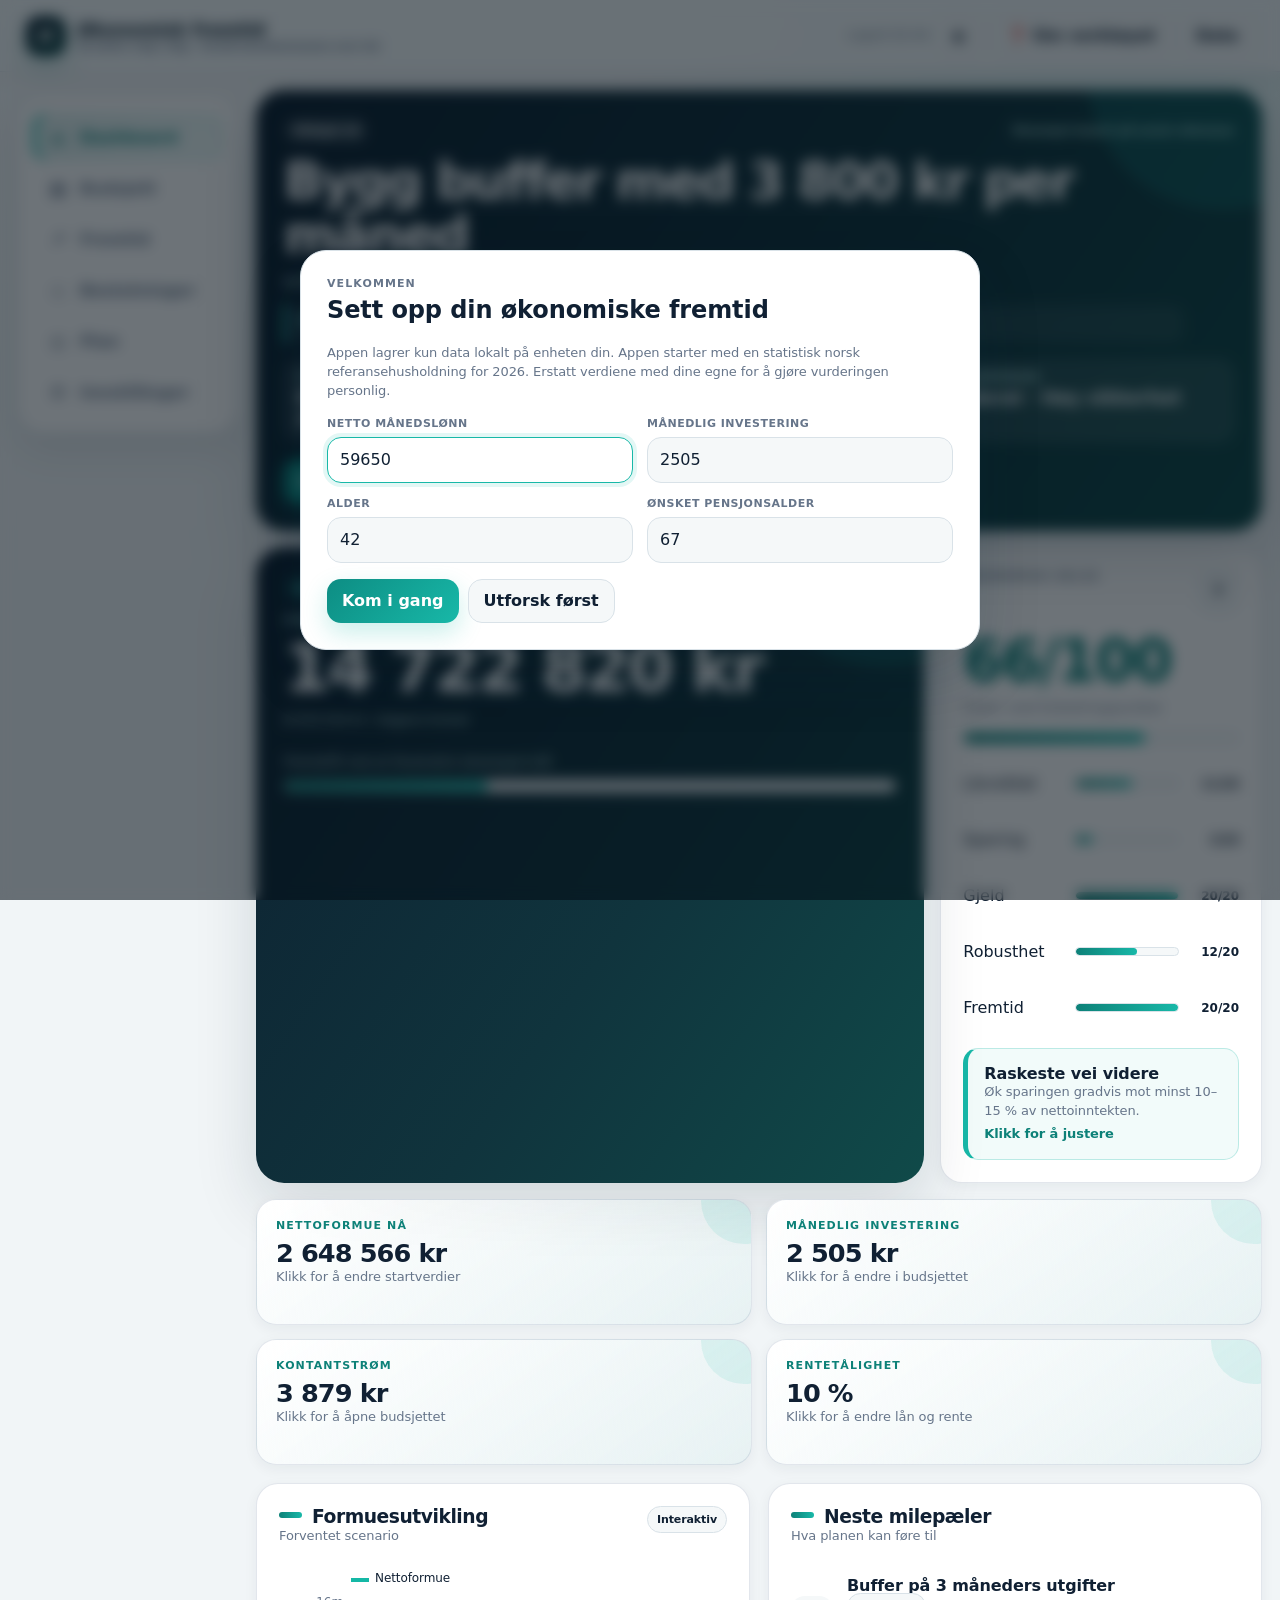
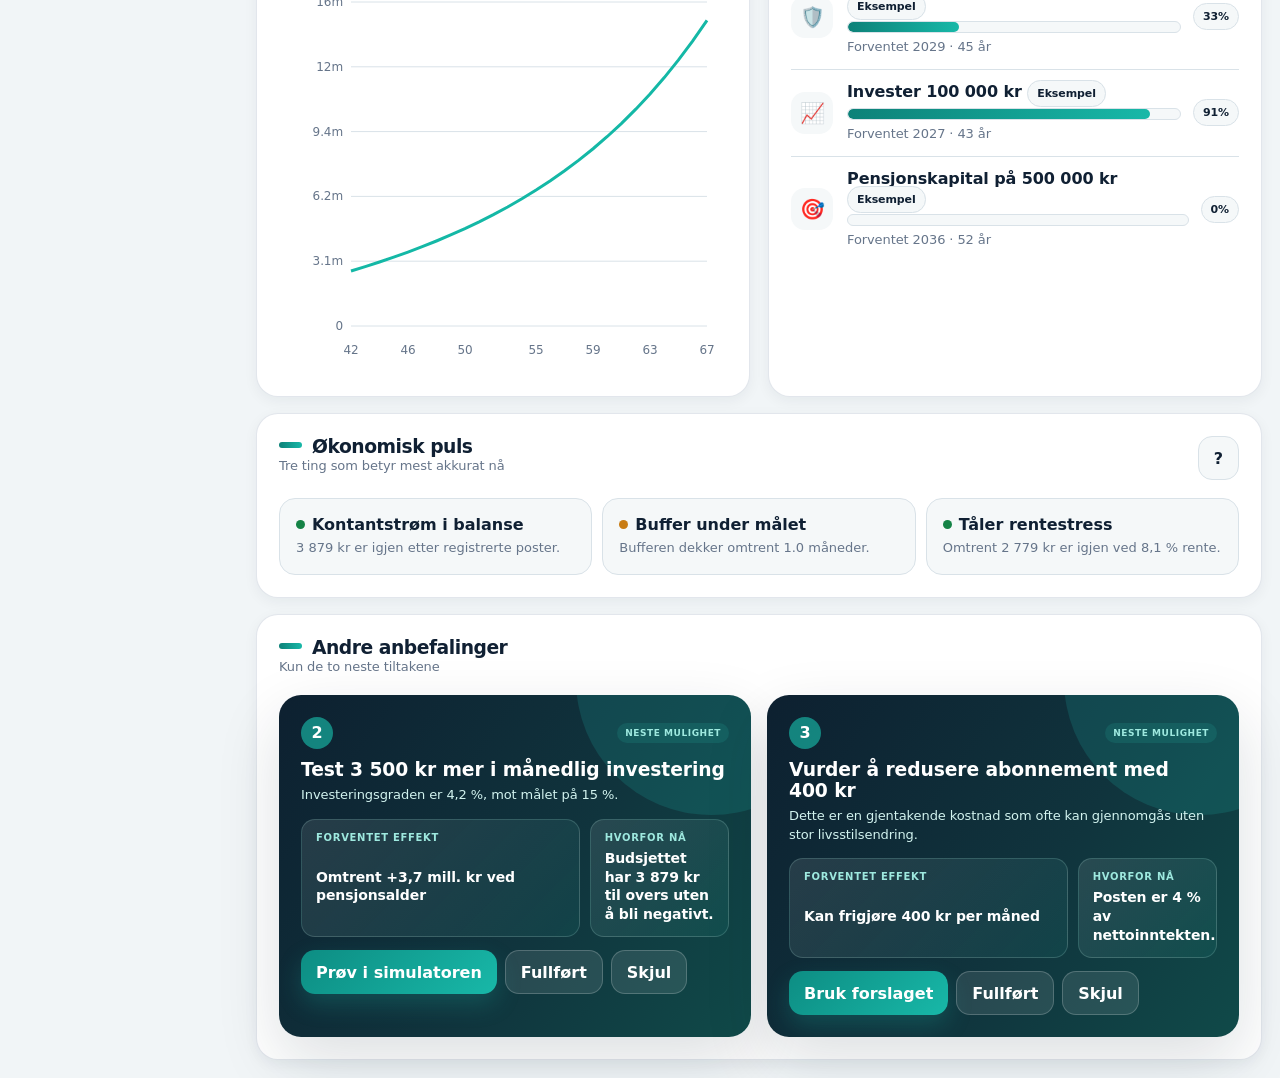
<file: index.html>
<!doctype html>
<html lang="nb">
<head>
<meta charset="utf-8">
<meta name="viewport" content="width=device-width,initial-scale=1,viewport-fit=cover">
<meta name="theme-color" content="#0d2030">
<link rel="manifest" href="manifest.webmanifest">
<link rel="icon" href="icon-192.png">
<title>Økonomisk fremtid</title>
<link rel="stylesheet" href="assets/styles.css?v=v2-launch-20260722">
<link rel="stylesheet" href="assets/design-system.css?v=v2-launch-20260722">
</head>
<body>
<div class="app">
<header class="topbar">
  <div class="brand"><div class="logo">Ø</div><div><span>Økonomisk fremtid</span><div style="font-size:11px;font-weight:650;color:var(--muted)">Ta bedre valg i dag – forstå konsekvensene over tid</div></div></div>
  <div class="top-actions">
    <span id="saveStatus" class="sub hide-mobile">Lagret lokalt</span>
    <button class="iconbtn" data-action="toggle-theme" title="Mørk/lys">◐</button>
    <button class="iconbtn app-guide-button" data-action="app-guide" title="Om verktøyet" aria-label="Om verktøyet">❓ <span class="hide-mobile">Om verktøyet</span></button>
    <button class="iconbtn hide-mobile" data-action="open-modal" data-modal-id="dataModal">Data</button>
  </div>
</header>

<div class="layout">
<aside class="sidebar">
  <button class="navitem active" data-page="dashboard"><span class="navicon">⌂</span>Dashboard</button>
  <button class="navitem" data-page="budget"><span class="navicon">▦</span>Budsjett</button>
  <button class="navitem" data-page="future"><span class="navicon">↗</span>Fremtid</button>
  <button class="navitem" data-page="decisions"><span class="navicon">◇</span>Beslutninger</button>
  <button class="navitem" data-page="goals"><span class="navicon">◎</span>Plan</button>
  <button class="navitem" data-page="settings"><span class="navicon">⚙</span>Innstillinger</button>
</aside>

<main class="main">
<div id="appNotice" class="app-notice render-error" role="status" aria-live="polite"></div>
<section id="dashboard" class="page active">

  <div class="card focus-card" id="monthlyFocusCard" style="margin-bottom:16px">
    <div class="focus-heading">
      <div id="focusTag" class="focus-tag">Viktigst nå</div>
      <div id="focusBasis" class="focus-basis">Basert på budsjettet</div>
    </div>
    <div id="focusTitle" class="focus-title">–</div>
    <div id="focusDescription" class="sub">–</div>
    <div id="focusReason" class="focus-reason"></div>
    <div id="focusImpact" class="focus-impact"></div>
    <div class="focus-actions">
      <button id="focusTryButton" class="primary" data-action="apply-recommendation">Se neste steg</button>
      <button id="focusCompleteButton" class="secondary" data-action="complete-recommendation">Marker som fullført</button>
      <button id="focusDismissButton" class="secondary" data-action="dismiss-recommendation">Ikke vis igjen nå</button>
    </div>
  </div>

  <div class="hero" id="dashboardOverview">
    <div class="card hero-card actionable" id="dashboardFutureCard" data-edit-target="future" role="button" tabindex="0" aria-label="Åpne Fremtid">
      <div class="reference-mode-badge" id="referenceModeBadge">Norsk referansehusholdning 2026</div><div class="eyebrow" style="margin-top:12px">Forventet nettoformue ved pensjon</div>
      <div id="heroFuture" class="big">–</div>
      <div id="heroReal" class="sub">– i dagens kroner</div>
      <div style="margin-top:24px">
        <div class="sub" id="heroProgressLabel">Fremdrift mot ditt første valgte mål</div>
        <div class="progress" style="margin-top:8px"><span id="heroProgress" style="width:0%"></span></div>
      </div>
    </div>
    <div class="card">
      <div class="section-title">
        <div><div class="eyebrow">Økonomisk helse</div></div>
        <button class="iconbtn" data-action="health-info" title="Hvordan beregnes dette?" aria-label="Hvordan beregnes økonomisk helse?">?</button>
      </div>
      <div id="healthScore" class="big" style="color:var(--brand)">–</div>
      <div id="healthText" class="sub">–</div>
      <div class="progress" style="margin-top:14px"><span id="healthProgress"></span></div>
      <div id="healthBreakdown" class="health-breakdown"></div>
      <div id="topAdvice" class="health-explain"></div>
    </div>
  </div>

  <div class="kpis">
    <div class="kpi actionable" data-edit-target="networth" role="button" tabindex="0"><div class="eyebrow">Nettoformue nå</div><div id="kpiNetWorth" class="value">–</div><div class="sub">Klikk for å endre startverdier</div></div>
    <div class="kpi actionable" data-edit-target="investment" role="button" tabindex="0"><div class="eyebrow">Månedlig investering</div><div id="kpiInvestment" class="value">–</div><div class="sub">Klikk for å endre i budsjettet</div></div>
    <div class="kpi actionable" data-edit-target="budget" role="button" tabindex="0"><div class="eyebrow">Kontantstrøm</div><div id="kpiCashflow" class="value">–</div><div class="sub">Klikk for å åpne budsjettet</div></div>
    <div class="kpi actionable" data-edit-target="mortgage" role="button" tabindex="0"><div class="eyebrow">Rentetålighet</div><div id="kpiRateTolerance" class="value">–</div><div class="sub">Klikk for å endre lån og rente</div></div>
  </div>

  <div class="grid2">
    <div class="card actionable" data-edit-target="future" role="button" tabindex="0">
      <div class="section-title"><div><h3>Formuesutvikling</h3><div class="sub">Forventet scenario</div></div><span class="badge">Interaktiv</span></div>
      <div class="chartbox"><canvas id="dashboardChart"></canvas></div>
    </div>
    <div class="card actionable" data-edit-target="goals" role="button" tabindex="0">
      <div class="section-title"><div><h3>Neste milepæler</h3><div class="sub">Hva planen kan føre til</div></div></div>
      <div id="milestones"></div>
    </div>
  </div>

  <div class="card" style="margin-top:16px" id="economicPulseCard">
    <div class="section-title"><div><h3>Økonomisk puls</h3><div class="sub">Tre ting som betyr mest akkurat nå</div></div><button class="iconbtn" data-action="pulse-info" aria-label="Om økonomisk puls">?</button></div>
    <div id="economicPulse" class="pulse-grid"></div>
  </div>
  <div class="card" style="margin-top:16px">
    <div class="section-title"><div><h3>Andre anbefalinger</h3><div class="sub">Kun de to neste tiltakene</div></div></div>
    <div id="secondaryRecommendations" class="recommendations-grid"></div>
  </div>
</section>

<section id="budget" class="page">
  <div class="section-title"><div><h2>Budsjett og regnskap</h2><div class="sub">Planlegg pengene – og se hvordan måneden faktisk gikk</div></div><button id="newBudgetRowButton" class="secondary" data-action="add-budget-row">+ Ny post</button></div>
  <div class="budget-mode-switch" role="tablist" aria-label="Velg budsjett eller regnskap">
    <button id="budgetModePlan" role="tab" aria-selected="true" data-action="budget-mode" data-mode="budget">Budsjett</button>
    <button id="budgetModeAccounting" role="tab" aria-selected="false" data-action="budget-mode" data-mode="accounting">Regnskap</button>
  </div>
  <div id="budgetPlanView">
  <div class="kpis">
    <div class="kpi"><div class="eyebrow">Netto inntekt</div><div id="bIncome" class="value">–</div></div>
    <div class="kpi"><div class="eyebrow">Utgifter</div><div id="bExpenses" class="value">–</div></div>
    <div class="kpi"><div class="eyebrow">Investering</div><div id="bInvestment" class="value">–</div></div>
    <div class="kpi"><div class="eyebrow">Til overs</div><div id="bRemaining" class="value">–</div></div>
  </div>


  <div class="grid2">
    <div class="card" id="budgetAllocationCard">
      <div class="section-title"><div><h3>Fordeling</h3><div class="sub">Faste, variable, årlige avsetninger og investering</div></div></div>
      <div class="budget-allocation">
        <div class="allocation-summary">
          <div>
            <div class="eyebrow">Disponert av nettoinntekt</div>
            <strong id="budgetAllocatedPct" class="allocation-value">–</strong>
          </div>
          <div class="allocation-balance">
            <span>Til overs</span>
            <strong id="budgetAllocationRemaining">–</strong>
          </div>
        </div>
        <div id="budgetAllocationBar" class="allocation-bar" role="img" aria-label="Fordeling av nettoinntekt"></div>
        <div id="budgetLegend" class="allocation-list"></div>
      </div>
    </div>
    <div class="card">
      <div class="section-title"><div><h3>Økonomisk profil</h3><div class="sub">Gjør innsiktene mer relevante</div></div></div>
      <div class="form-grid">
        <div class="field"><label>Netto månedslønn</label><input id="netIncome" type="number"></div>
        <div class="field"><label>Disponibel buffer</label><input id="buffer" type="number"></div>
        <div class="field"><label>Har bil</label><select id="hasCar"><option value="yes">Ja</option><option value="no">Nei</option></select></div>
        <div class="field"><label>Eier bolig</label><select id="ownsHome"><option value="yes">Ja</option><option value="no">Nei</option></select></div>
      </div>
    </div>
  </div>
  <div class="card" style="margin-top:16px" id="budgetEntriesCard">
      <div class="reference-banner">
        <strong>Startpunkt: norsk referansehusholdning 2026</strong>
        <div class="sub">Budsjettet summerer til SSBs gjennomsnittlige husholdningsforbruk fra 2022, prisjustert til juni 2026. Brede varegrupper er fordelt på praktiske underposter i appens modell. Når du endrer et beløp, vises avviket mot dette startpunktet direkte ved posten.</div>
      </div>
    <div class="section-title"><div><h3>Budsjettposter</h3><div class="sub">Feltene oppdateres uten at tabellen hopper eller mister fokus</div></div><button class="secondary" data-action="add-recommended-rows">Kontrollerer anbefalte poster …</button></div>
    <div class="tablewrap">
      <table><thead><tr><th>Kategori</th><th>Beløp</th><th>%</th><th>Type</th><th></th></tr></thead><tbody id="budgetBody"></tbody><tfoot><tr><th>Sum</th><th id="budgetSum">–</th><th id="budgetPct">–</th><th colspan="2"></th></tr></tfoot></table>
    </div>
  </div>
  <div class="grid2" style="margin-top:16px">
    <div class="card">
      <div class="section-title"><div><h3>Årlige kostnader</h3><div class="sub">Omregnes til månedlig belastning</div></div></div>
      <div class="form-grid">
        <div class="field"><label>Ferie og reise / år</label><input id="annualTravel" type="number"></div>
        <div class="field"><label>Gaver og høytider / år</label><input id="annualGifts" type="number"></div>
        <div class="field"><label>Helse og tannlege / år</label><input id="annualHealth" type="number"></div>
        <div class="field"><label>Bolig/bil vedlikehold / år</label><input id="annualMaintenance" type="number"></div>
      </div>
      <div id="annualMonthly" style="margin-top:14px;font-weight:850"></div>
    </div>
    <div class="card">
      <div class="section-title"><div><h3>Personlige innsikter</h3><div class="sub">Oppdateres automatisk</div></div></div>
      <div id="budgetInsights" class="insights"></div>
    </div>
  </div>

  <div id="budgetComparisonArea">
    <div id="budgetComparisonLock" class="card" style="margin-top:16px">
      <div class="budget-lock">
        <div class="budget-lock-icon">▦</div>
        <h3>Lag budsjettet først</h3>
        <div class="sub">Registrer nettoinntekt og de viktigste budsjettpostene. Sammenligningene åpnes når budsjettet har nok informasjon til å være meningsfulle.</div>
        <button class="primary" style="margin-top:14px" data-action="focus-budget-setup">Gå til budsjettpostene</button>
      </div>
    </div>
    <div id="budgetComparisonContent" style="display:none">

  <div class="card" style="margin-top:16px" id="budgetCompareCard">
    <div class="section-title">
      <div><h3>Sammenlign budsjett</h3><div class="sub">Sammenlign dagens budsjett med et målbudsjett eller en tidligere versjon</div></div>
      <div class="compare-toolbar"><select id="compareSource" class="chipbtn" aria-label="Budsjett å sammenligne med"><option value="target">Målbudsjett</option></select><button class="secondary" data-action="save-target-budget">Bruk dagens som mål</button><button class="secondary" data-action="save-budget-snapshot">Lagre dagens budsjett</button></div>
    </div>
    <div id="compareSummary" class="compare-grid"></div><div id="compareRows" class="compare-table"></div>
  </div>
    </div>
  </div>
  </div>

  <div id="accountingView" style="display:none">
    <div class="accounting-hero">
      <div>
        <div class="focus-tag">Faktisk mot planlagt</div>
        <h3 id="accountingMonthTitle">Regnskap</h3>
        <div class="sub">Før inn de faktiske beløpene. Avvik og treffsikkerhet beregnes automatisk.</div>
      </div>
      <div class="accounting-toolbar">
        <div class="field month-picker-field">
          <label id="accountingMonthLabel">Måned</label>
          <div class="month-picker" role="group" aria-labelledby="accountingMonthLabel">
            <select id="accountingMonthPart" aria-label="Måned">
              <option value="01">Januar</option><option value="02">Februar</option><option value="03">Mars</option>
              <option value="04">April</option><option value="05">Mai</option><option value="06">Juni</option>
              <option value="07">Juli</option><option value="08">August</option><option value="09">September</option>
              <option value="10">Oktober</option><option value="11">November</option><option value="12">Desember</option>
            </select>
            <select id="accountingYearPart" aria-label="År"></select>
          </div>
        </div>
        <button class="secondary" data-action="copy-budget-accounting">Kopier budsjettall</button>
        <button class="secondary" data-action="clear-accounting-month">Tøm måneden</button>
      </div>
    </div>

    <div class="kpis">
      <div class="kpi"><div class="eyebrow">Budsjettert ut</div><div id="accountingBudgetTotal" class="value">–</div><div class="sub">Inkludert sparing og investering</div></div>
      <div class="kpi"><div class="eyebrow">Faktisk ut</div><div id="accountingActualTotal" class="value">–</div><div id="accountingCompletionText" class="sub">Ingen poster ført</div></div>
      <div class="kpi"><div class="eyebrow">Samlet avvik</div><div id="accountingVariance" class="value">–</div><div class="sub">Faktisk minus budsjett</div></div>
      <div class="kpi"><div class="eyebrow">Treffsikkerhet</div><div id="accountingAccuracy" class="value">–</div><div class="sub">Basert på førte poster</div></div>
    </div>

    <div class="card" id="accountingEntriesCard">
      <div class="section-title">
        <div><h3>Månedens regnskap</h3><div class="sub">Budsjettet ligger fast til venstre. Du fører faktiske beløp i kolonnen ved siden av.</div></div>
        <div class="field" style="min-width:190px"><label for="accountingIncome">Faktisk nettoinntekt</label><input id="accountingIncome" type="text" inputmode="decimal" autocomplete="off" spellcheck="false" placeholder="Ikke ført" data-accounting-income></div>
      </div>
      <div class="accounting-progress"><div class="progress"><span id="accountingProgressBar" style="width:0%"></span></div><strong id="accountingProgressLabel">0 % ført</strong></div>
      <div class="tablewrap">
        <table class="accounting-table">
          <thead><tr><th>Kategori</th><th>Budsjett</th><th>Faktisk</th><th>Avvik</th><th>Vurdering</th></tr></thead>
          <tbody id="accountingBody"></tbody>
          <tfoot><tr><th>Sum</th><th id="accountingBudgetSum">–</th><th id="accountingActualSum">–</th><th id="accountingVarianceSum">–</th><th></th></tr></tfoot>
        </table>
      </div>
    </div>

    <div class="grid2" style="margin-top:16px">
      <div class="card">
        <div class="section-title"><div><h3>Slik traff du</h3><div class="sub">Samlet vurdering av måneden</div></div></div>
        <div id="accountingAssessment" class="accounting-summary"></div>
      </div>
      <div class="card">
        <div class="section-title"><div><h3>Største avvik</h3><div class="sub">Postene som skilte seg mest fra planen</div></div></div>
        <div id="accountingLargestDeviations"></div>
      </div>
    </div>
  </div>
</section>

<section id="future" class="page">
  <div class="section-title"><div><h2>Fremtid</h2><div class="sub">Hvordan økonomien utvikler seg over livet</div></div></div>
  <div id="futureReferenceBanner" class="reference-banner"></div>
  <div id="futureAssumptions" class="assumption-strip" aria-live="polite"></div>
  <div class="card">
    <div class="section-title">
      <div><h3>Nettoformue</h3><div class="sub">Konservativt, forventet og sterkt scenario</div></div>
      <select id="futureMode" class="chipbtn" aria-label="Visning av fremtidsverdier"><option value="nominal">Nominelle kroner</option><option value="real">Dagens kroner</option><option value="components">Komponenter</option></select>
    </div>
    <div class="chartbox tall"><canvas id="futureChart"></canvas></div>
  </div>
  <div class="card" style="margin-top:16px">
    <div class="section-title"><div><h3>Tidslinje</h3><div class="sub">Planlagte milepæler</div></div></div>
    <div id="timeline" class="timeline"></div>
  </div>
  <div class="card" style="margin-top:16px" id="forecastSection">
    <div class="section-title">
      <div>
        <h3>Årlig utvikling</h3>
        <div class="sub">Detaljert utvikling i lønn, investering, pensjon og nettoformue</div>
      </div>
      <div class="forecast-toolbar">
        <select id="forecastInterval" class="chipbtn" aria-label="Intervall for årsutvikling">
          <option value="1">Hvert år</option>
          <option value="3" selected>Hvert 3. år</option>
          <option value="5">Hvert 5. år</option>
        </select>
      </div>
    </div>
    <div class="forecast-guide" aria-hidden="true">
      <span>Periode</span>
      <span>Inntekt og sparing</span>
      <span>Opparbeidet kapital</span>
      <span>Samlet verdi</span>
    </div>
    <div id="forecastBody" class="forecast-list" aria-live="polite"></div>
  </div>
</section>

<section id="decisions" class="page">
  <div id="decisionsIntroAnchor" class="section-title"><div><h2>Beslutninger</h2><div class="sub">Se konsekvensene før du endrer planen</div></div></div>

  <div class="scenario-grid">
    <div class="decision-card" id="decisionInvestmentCard">
      <h3>Endre månedlig investering</h3>
      <div class="sliderline"><input id="decisionInvestmentRange" type="range" min="0" max="30000" step="500"><input id="decisionInvestment" type="number"></div>
      <div class="sub">Endring i forventet nettoformue ved pensjon</div>
      <div id="decisionInvestmentResult" class="decision-result">–</div>
      <div id="decisionInvestmentTime" class="sub"></div>
    </div>
    <div class="decision-card">
      <h3>Engangskjøp</h3>
      <div class="field"><label>Kostnad i dag</label><input id="decisionPurchase" type="number" value="25000"></div>
      <div class="sub">Alternativ fremtidig verdi dersom beløpet investeres</div>
      <div id="decisionPurchaseResult" class="decision-result">–</div>
    </div>
    <div class="decision-card">
      <h3>Ny bolig</h3>
      <div class="field"><label>Ny boligverdi</label><input id="decisionHomeValue" type="number"></div>
      <div class="field" style="margin-top:10px"><label>Nytt boliglån</label><input id="decisionMortgage" type="number"></div>
      <div class="sub">Anslått endring i nettoformue ved pensjon</div>
      <div id="decisionHomeResult" class="decision-result">–</div>
    </div>
    <div class="decision-card">
      <h3>Rentestress</h3>
      <div class="field" style="margin-bottom:12px"><label>Test ekstra avdrag per måned</label><input id="decisionExtraPrincipal" type="number" min="0" step="500" value="0"></div>
      <div id="decisionRatePanel"></div>
      <div id="decisionPrincipalResult" class="sub" style="margin-top:10px"></div>
    </div>
  </div>
</section>



<section id="goals" class="page">
  <div class="section-title" id="goalsHeader">
    <div><h2>Plan</h2><div class="sub">Sett egne mål, se neste milepæler og få konkrete tiltak</div></div>
    <div class="small-actions">
      <button class="iconbtn" id="goalsInfoButton" data-action="goals-guide" title="Om Plan" aria-label="Om Plan">?</button>
      <button class="primary" data-action="open-goal-editor">+ Nytt mål</button>
    </div>
  </div>

  <div class="grid2">
    <div class="card" id="goalsOverview">
      <div class="section-title">
        <div><h3>Mine mål</h3><div class="sub">Målene brukes på dashboardet og i fremtidstidslinjen</div></div>
        <span id="goalCountBadge" class="badge">0 mål</span>
      </div>
      <div id="goalSuggestions" style="display:none"></div>
      <div id="goalsList" class="goal-list"></div>
    </div>

    <div class="card" id="planActionsCard">
      <div class="section-title">
        <div><h3>Viktigste tiltak</h3><div class="sub">Maksimalt tre konkrete forbedringer</div></div>
      </div>
      <div id="planActions" class="actions-list"></div>
    </div>
  </div>

  <div class="card" style="margin-top:16px" id="planMilestonesCard">
    <div class="section-title">
      <div><h3>Neste milepæler</h3><div class="sub" id="planMilestonesSubtitle">De nærmeste målene du faktisk har valgt</div></div>
    </div>
    <div id="planMilestones"></div>
  </div>
</section>


<section id="settings" class="page">
  <div id="settingsIntroAnchor" class="section-title"><div><h2>Innstillinger</h2><div class="sub">Forutsetninger, lån, scenarioer og personvern</div></div></div>

  <div class="grid2">
    <div class="card" id="settingsIncomeCard">
      <h3>Inntekt og investering</h3>
      <div class="form-grid" style="margin-top:12px">
        <div class="field"><label>Startalder</label><input id="startAge" type="number"></div>
        <div class="field"><label>Pensjonsalder</label><input id="retireAge" type="number"></div>
        <div class="field"><label>Startår</label><input id="startYear" type="number"></div>
        <div class="field"><label>Årslønn</label><input id="salary" type="number"></div>
        <div class="field"><label>Lønnsvekst %</label><input id="salaryGrowth" type="number" step=".1"></div>
        <div class="field"><label>Andel lønnsøkning til investering %</label><input id="raiseShare" type="number"></div>
        <div class="field"><label>Årlig bonusinvestering</label><input id="bonus" type="number"></div>
        <div class="field"><label>Årlig IPS</label><input id="ipsAnnual" type="number"></div>
        <div class="field"><label>OTP-sats %</label><input id="otpRate" type="number" step=".1"></div>
      </div>
    </div>
    <div class="card">
      <h3>Startkapital og bolig</h3>
      <div class="form-grid" style="margin-top:12px">
        <div class="field"><label>Ordinær portefølje</label><input id="portfolioStart" type="number"></div>
        <div class="field"><label>IPS-saldo</label><input id="ipsStart" type="number"></div>
        <div class="field"><label>Pensjonskonto</label><input id="otpStart" type="number"></div>
        <div class="field"><label>Boligverdi</label><input id="homeValue" type="number"></div>
        <div class="field"><label>Boliglån</label><input id="mortgage" type="number"></div>
        <div class="field"><label>Boligprisvekst %</label><input id="homeGrowth" type="number" step=".1"></div>
        <div class="field"><label>Årlig avdrag</label><input id="annualPrincipal" type="number"></div>
        <div class="field"><label>Ta med bolig</label><select id="includeHome"><option value="yes">Ja</option><option value="no">Nei</option></select></div>
      </div>
    </div>
    <div class="card">
      <h3>Lån og rentetålighet</h3>
      <div class="form-grid" style="margin-top:12px">
        <div class="field"><label>Boliglånsrente %</label><input id="mortgageRate" type="number" step=".1"></div>
        <div class="field"><label>Gjenværende løpetid</label><input id="loanYears" type="number"></div>
        <div class="field"><label>Lånetype</label><select id="loanType"><option value="annuity">Annuitetslån</option><option value="serial">Serielån</option><option value="interestOnly">Avdragsfritt</option></select></div>
        <div class="field"><label>Boliglånsbetaling i budsjett</label><input id="budgetMortgagePayment" type="number"></div>
      </div>
      <div id="settingsRatePanel" style="margin-top:14px"></div>
    </div>
    <div class="card">
      <h3>Avkastning og inflasjon</h3>
      <div class="form-grid" style="margin-top:12px">
        <div class="field"><label>Inflasjon %</label><input id="inflation" type="number" step=".1"></div>
        <div class="field"><label>Konservativ avkastning %</label><input id="retLow" type="number" step=".1"></div>
        <div class="field"><label>Forventet avkastning %</label><input id="retMid" type="number" step=".1"></div>
        <div class="field"><label>Sterk avkastning %</label><input id="retHigh" type="number" step=".1"></div>
        <div class="field"><label>Buffer-mål i måneders utgifter</label><input id="goalBufferMonths" type="number" step=".5"></div>
        <div class="field"><label>Investeringsmål % av netto</label><input id="goalInvestmentRate" type="number"></div>
      </div>
    </div>
  </div>
  <div class="card" style="margin-top:16px">
    <div class="section-title"><div><h3>Data og personvern</h3>
    <p class="sub"><strong>Referansegrunnlag:</strong> Standardprofilen kombinerer offisielle SSB-tall med tydelig merkede modellantakelser. Inntekt og samlet forbruk er statistiske startverdier. Praktiske budsjettunderposter, alder, buffer, pensjon, boligforløp og langsiktig avkastning er modellforutsetninger som brukeren bør tilpasse.</p>
    <details style="margin:12px 0"><summary style="cursor:pointer;font-weight:850">Se tallene bak norsk referanseprofil</summary><div class="sub" style="margin-top:10px;line-height:1.65">Median husholdningsinntekt etter skatt: 676 100 kr i 2024, prisjustert til 59 650 kr per måned i juni 2026. Samlet husholdningsforbruk: 554 585 kr i 2022, prisjustert til 53 266 kr per måned i juni 2026. Gjennomsnittlig husholdningsstørrelse var 2,1 personer i 2025, men appen skalerer ikke automatisk etter husholdningstype. Primærbolig på 4 576 100 kr og gjeld på 2 071 800 kr er 2024-gjennomsnitt blant husholdninger som hadde den aktuelle posten; de beskriver derfor ikke nødvendigvis samme husholdning. Boliglånsrenten var 5,08 % i mai 2026. Månedlig investering på 2 505 kr bruker nettofinansinvestering på 4,2 % av disponibel inntekt som en enkel referanse. Fordelingen mellom budsjettunderposter, startalder 42 år, én måneds buffer, 4 % OTP, 25 års lånetid, 44 000 kr årlig avdrag, 2 % inflasjon, boligvekst og avkastningsscenarioene er modellforutsetninger – ikke SSB-gjennomsnitt eller anbefalinger.<div style="margin-top:10px"><strong>Offisielle kilder:</strong> <a href="https://www.ssb.no/inntekt-og-forbruk/forbruk/statistikk/forbruksundersokelsen/" target="_blank" rel="noreferrer">forbruk</a>, <a href="https://www.ssb.no/inntekt-og-forbruk/inntekt-og-formue/statistikk/inntekts-og-formuesstatistikk-for-husholdninger/" target="_blank" rel="noreferrer">inntekt og formue</a>, <a href="https://www.ssb.no/priser-og-prisindekser/konsumpriser/statistikk/konsumprisindeksen" target="_blank" rel="noreferrer">KPI</a>, <a href="https://www.ssb.no/bank-og-finansmarked/finansinstitusjoner-og-andre-finansielle-foretak/statistikk/renter-i-banker-og-kredittforetak/artikler/renteutvikling" target="_blank" rel="noreferrer">renter</a>, <a href="https://www.ssb.no/nasjonalregnskap-og-konjunkturer/finansregnskap/artikler/husholdningenes-finansregnskap-for-2025" target="_blank" rel="noreferrer">finansiell sparing</a>.</div></div></details>
    <div class="sub">Alt lagres lokalt på denne enheten</div></div></div>
    <div class="small-actions">
      <button class="secondary" data-action="export-data">Eksporter sikkerhetskopi</button>
      <label class="secondary" style="cursor:pointer">Importer<input id="importFile" type="file" accept=".json,application/json" hidden></label>
      <button id="recoverDataButton" class="secondary" data-action="recover-data">Gjenopprett forrige data</button>
      <button class="danger" data-action="reset-all">Tilbakestill alt</button>
    </div>
    <div id="recoveryStatus" class="sub recovery-status" role="status" aria-live="polite"></div>
  </div>
</section>
</main>
</div>

<nav class="bottom-nav">
 <button class="active" data-page="dashboard"><span>⌂</span>Hjem</button>
 <button data-page="budget"><span>▦</span>Budsjett</button>
 <button data-page="future"><span>↗</span>Fremtid</button>
 <button data-page="decisions"><span>◇</span>Valg</button>
 <button data-page="goals"><span>◎</span>Plan</button>
 <button data-page="settings"><span>⚙</span>Mer</button>
</nav>
</div>




<div id="healthModal" class="modal" role="dialog" aria-modal="true" aria-hidden="true" aria-labelledby="healthModalTitle">
  <div class="modalbox" tabindex="-1">
    <div class="eyebrow">Økonomisk helse</div>
    <h2 id="healthModalTitle" style="margin-top:6px">En forklarbar vurdering</h2>
    <p class="sub">Scoren er appens egen vurderingsmodell – ikke en offentlig eller anerkjent standard. Den bygger på likviditet, sparing, gjeld, robusthet og fremtidig retning.</p>
    <div id="healthModalBreakdown" class="health-breakdown" style="margin-top:16px"></div>
    <div class="small-actions" style="margin-top:16px"><button class="primary" data-action="close-modal" data-modal-id="healthModal">Lukk</button></div>
  </div>
</div>

<div id="pulseModal" class="modal" role="dialog" aria-modal="true" aria-hidden="true" aria-labelledby="pulseModalTitle"><div class="modalbox" tabindex="-1"><div class="eyebrow">Økonomisk puls</div><h2 id="pulseModalTitle" style="margin-top:6px">Kort, prioritert og konkret</h2><p class="sub">Pulsen viser maksimalt tre signaler: hva som går bra, hva som bør følges med på og hva som gir størst effekt nå.</p><div class="small-actions" style="margin-top:16px"><button class="primary" data-action="close-modal" data-modal-id="pulseModal">Lukk</button></div></div></div>
<div id="compareNameModal" class="modal" role="dialog" aria-modal="true" aria-hidden="true" aria-labelledby="compareNameTitle"><div class="modalbox" tabindex="-1"><h3 id="compareNameTitle">Lagre budsjettversjon</h3><div class="field"><label for="snapshotName">Navn</label><input id="snapshotName" type="text" maxlength="80" placeholder="For eksempel: Januar 2026"></div><div class="small-actions" style="margin-top:16px"><button class="primary" data-action="confirm-budget-snapshot">Lagre</button><button class="secondary" data-action="close-modal" data-modal-id="compareNameModal">Avbryt</button></div></div></div>

<div id="goalModal" class="modal" role="dialog" aria-modal="true" aria-hidden="true" aria-labelledby="goalModalTitle">
  <div class="modalbox" tabindex="-1">
    <div class="eyebrow">Målsetting</div>
    <h2 id="goalModalTitle" style="margin-top:6px">Nytt mål</h2>
    <input id="goalEditId" type="hidden">
    <div class="form-grid" style="margin-top:14px">
      <div class="field"><label for="goalName">Navn på målet</label><input id="goalName" type="text" maxlength="80" placeholder="For eksempel: Trygg buffer"></div>
      <div class="field"><label>Hva vil du måle?</label>
        <select id="goalMetric">
          <option value="buffer">Disponibel buffer</option>
          <option value="portfolio">Investeringsportefølje</option>
          <option value="pension">Pensjonskapital</option>
          <option value="netWorth">Nettoformue</option>
          <option value="mortgage">Boliglån under</option>
          <option value="monthlyInvestment">Månedlig investering</option>
          <option value="savingsRate">Sparerate av nettoinntekt</option>
          <option value="debtReduction">Nedbetaling av gjeld</option>
        </select>
      </div>
      <div class="field"><label>Målbeløp</label><input id="goalTarget" type="number" min="0" step="1000"></div>
      <div class="field"><label>Symbol</label>
        <select id="goalIcon"><option>🎯</option><option>🌱</option><option>🛡️</option><option>🏠</option><option>📈</option><option>🚀</option><option>🏆</option><option>💰</option></select>
      </div>
    </div>
    <div id="goalPreview" class="insight" style="margin-top:14px"></div>
    <div class="small-actions" style="margin-top:16px">
      <button class="primary" data-action="save-goal">Lagre mål</button>
      <button class="secondary" data-action="close-modal" data-modal-id="goalModal">Avbryt</button>
    </div>
  </div>
</div>

<div id="coachOverlay" class="coach-overlay">
  <div class="coach-dim" aria-hidden="true"></div>
  <div id="coachFocus" class="coach-focus"></div>
  <div id="coachBox" class="coach-box">
    
    <div id="coachEyebrow" class="eyebrow">Introduksjon</div>
    <h3 id="coachTitle" style="margin:5px 0 8px"></h3>
    <div id="coachText" class="sub"></div>
    <div class="coach-footer">
      <div id="coachDots" class="coach-dots"></div>
      <div class="small-actions">
        <button id="coachBack" class="secondary coach-back" data-action="guide-previous">Tilbake</button>
        <button class="secondary" data-action="guide-close">Lukk</button>
        <button id="coachNext" class="primary" data-action="guide-next">Neste</button>
      </div>
    </div>
  </div>
</div>

<div id="tooltip" class="tooltip"></div>
<div id="toast" class="toast" role="status" aria-live="polite"></div><div id="changeToast" class="change-toast" role="status" aria-live="polite"></div>

<div id="onboardingModal" class="modal" role="dialog" aria-modal="true" aria-hidden="true" aria-labelledby="onboardingTitle">
  <div class="modalbox" tabindex="-1">
    <div class="eyebrow">Velkommen</div>
    <h2 id="onboardingTitle" style="margin-top:6px">Sett opp din økonomiske fremtid</h2>
    <p class="sub">Appen lagrer kun data lokalt på enheten din. Appen starter med en statistisk norsk referansehusholdning for 2026. Erstatt verdiene med dine egne for å gjøre vurderingen personlig.</p>
    <div class="form-grid" style="margin-top:16px">
      <div class="field"><label>Netto månedslønn</label><input id="onboardIncome" type="number" value="59650" required></div>
      <div class="field"><label>Månedlig investering</label><input id="onboardInvestment" type="number" value="2505" required></div>
      <div class="field"><label>Alder</label><input id="onboardAge" type="number" value="42" required></div>
      <div class="field"><label>Ønsket pensjonsalder</label><input id="onboardRetire" type="number" value="67" required></div>
    </div>
    <div class="small-actions" style="margin-top:16px">
      <button class="primary" data-action="complete-onboarding">Kom i gang</button>
      <button class="secondary" data-action="explore-onboarding">Utforsk først</button>
    </div>
  </div>
</div>

<div id="dataModal" class="modal" role="dialog" aria-modal="true" aria-hidden="true" aria-labelledby="dataModalTitle"><div class="modalbox" tabindex="-1"><h3 id="dataModalTitle">Data og personvern</h3><p class="sub">Appen bruker ingen server. Data lagres kun i nettleseren på enheten din. Eksporter sikkerhetskopi dersom du vil flytte data til en annen enhet.</p><p><a href="privacy.html" target="_blank" rel="noopener" style="color:var(--brand);font-weight:800">Les personvernerklæringen</a></p><div id="dataModalRecoveryStatus" class="sub recovery-status" role="status" aria-live="polite"></div><div class="small-actions" style="margin-top:14px"><button class="secondary" data-action="export-data">Eksporter</button><button id="dataModalRecoverButton" class="secondary" data-action="recover-data">Gjenopprett forrige data</button><button class="danger" data-action="reset-all">Tilbakestill alle data</button><button class="primary" data-action="close-modal" data-modal-id="dataModal">Lukk</button></div></div></div>

<div id="confirmModal" class="modal" role="alertdialog" aria-modal="true" aria-hidden="true" aria-labelledby="confirmTitle" aria-describedby="confirmText">
  <div class="modalbox confirm-box" tabindex="-1">
    <div class="eyebrow">Bekreft handling</div>
    <h2 id="confirmTitle" style="margin-top:6px">Er du sikker?</h2>
    <p id="confirmText" class="sub"></p>
    <div class="small-actions" style="margin-top:18px">
      <button class="secondary" data-action="confirm-cancel">Avbryt</button>
      <button id="confirmAccept" class="danger" data-action="confirm-accept">Fortsett</button>
    </div>
  </div>
</div>

<script src="assets/quality.js?v=v2-launch-20260722" defer></script>
<script src="assets/finance.js?v=v2-launch-20260722" defer></script>
<script src="assets/recommendations.js?v=v2-launch-20260722" defer></script>
<script src="assets/app.js?v=v2-launch-20260722" defer></script>
</body>
</html>
</file>
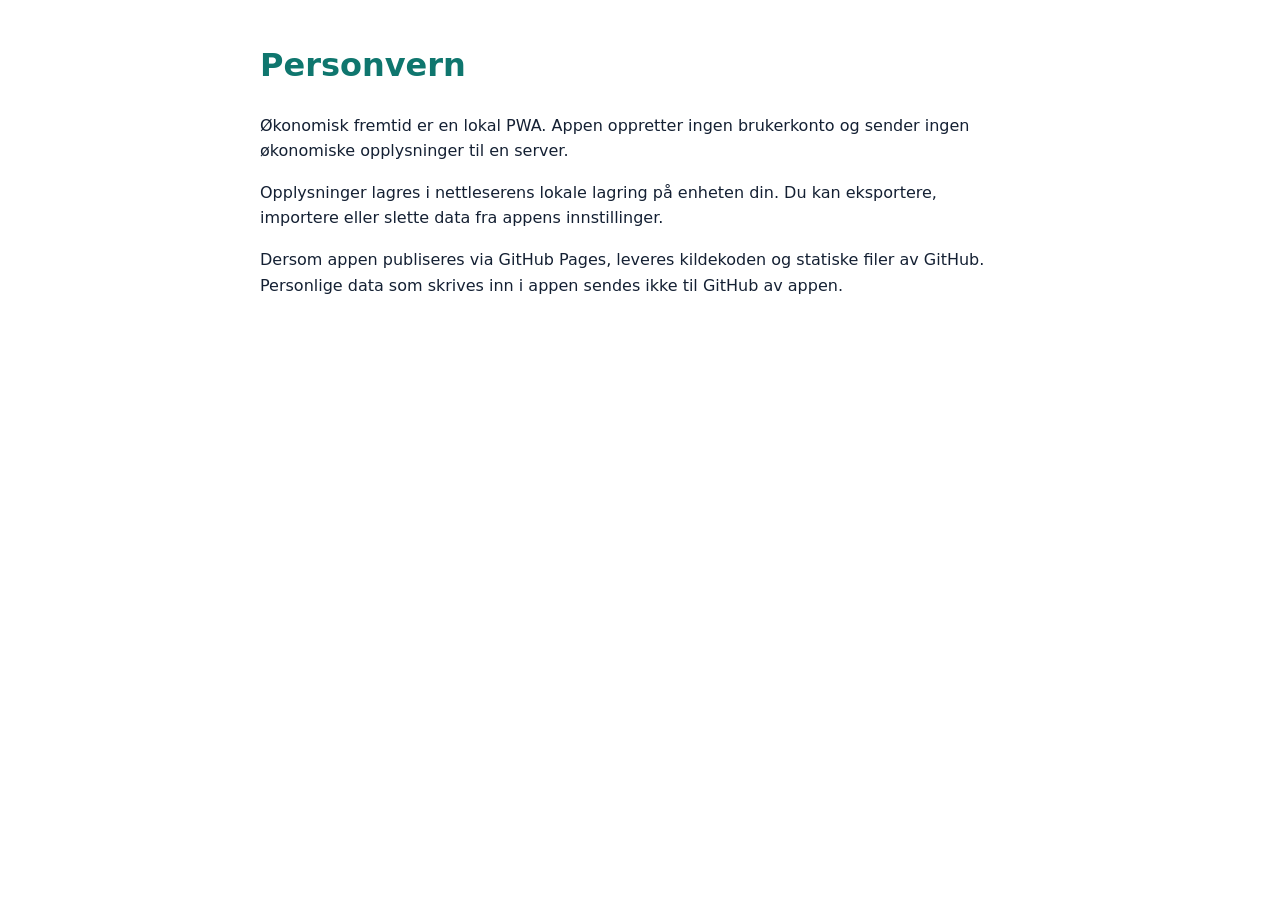
<file: privacy.html>
<!doctype html><html lang="nb"><head><meta charset="utf-8"><meta name="viewport" content="width=device-width"><title>Personvern – Økonomisk fremtid</title><style>body{font-family:system-ui;max-width:760px;margin:40px auto;padding:0 20px;line-height:1.6;color:#142033}h1{color:#0f766e}</style></head><body><h1>Personvern</h1><p>Økonomisk fremtid er en lokal PWA. Appen oppretter ingen brukerkonto og sender ingen økonomiske opplysninger til en server.</p><p>Opplysninger lagres i nettleserens lokale lagring på enheten din. Du kan eksportere, importere eller slette data fra appens innstillinger.</p><p>Dersom appen publiseres via GitHub Pages, leveres kildekoden og statiske filer av GitHub. Personlige data som skrives inn i appen sendes ikke til GitHub av appen.</p></body></html>
</file>
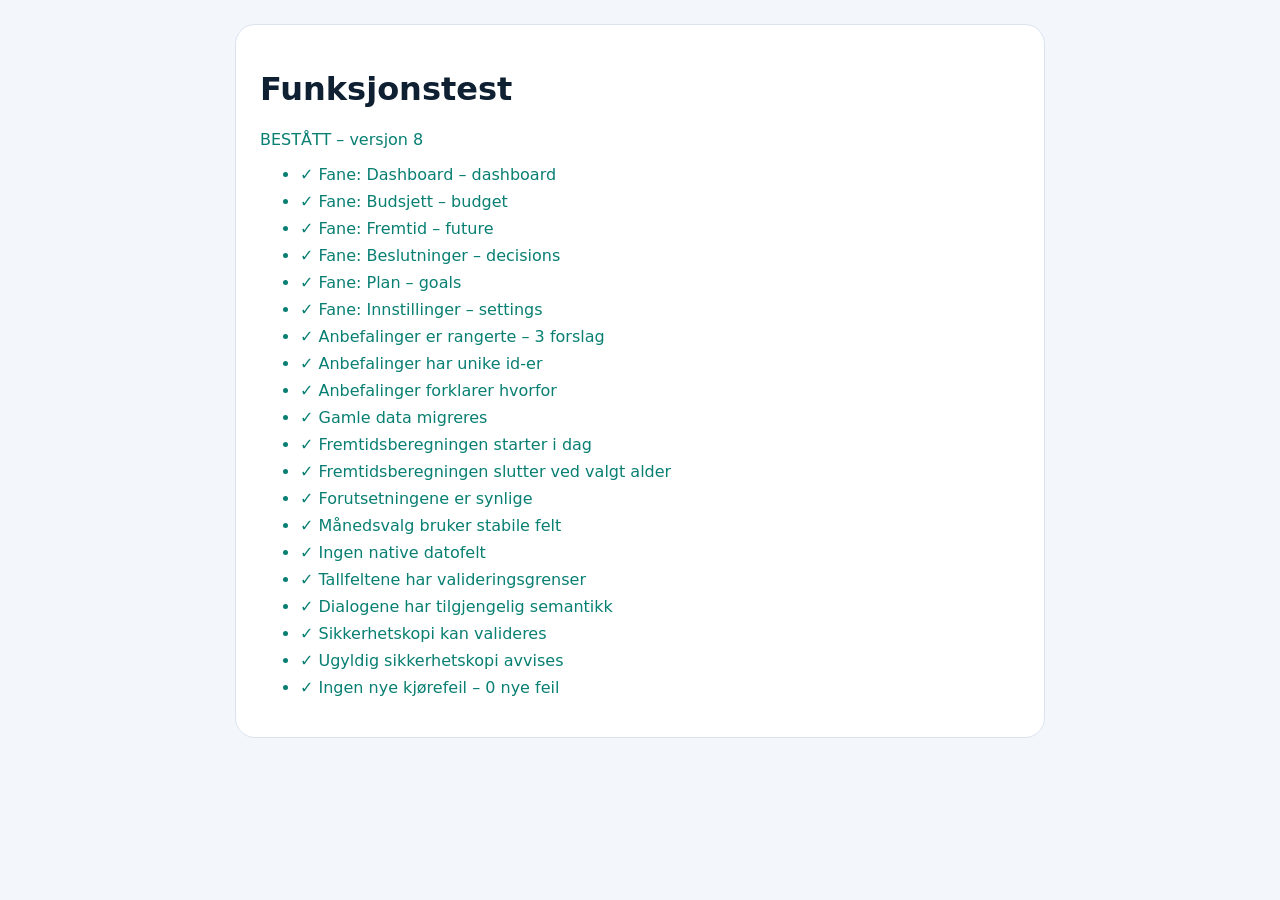
<file: tests/browser-smoke.html>
<!doctype html>
<html lang="nb">
<head>
 <meta charset="utf-8">
 <meta name="viewport" content="width=device-width,initial-scale=1">
 <title>Økonomisk fremtid – funksjonstest</title>
 <style>
  body{font-family:system-ui,sans-serif;margin:0;padding:24px;background:#f3f7fb;color:#102033}
  main{max-width:760px;margin:auto;background:#fff;border:1px solid #dbe4ee;border-radius:20px;padding:24px}
  iframe{position:absolute;width:1px;height:1px;border:0;opacity:0;pointer-events:none}
  .pass{color:#087f72}.fail{color:#b42318}li{margin:8px 0}
 </style>
</head>
<body>
 <main>
  <h1>Funksjonstest</h1>
  <p id="status">Tester faner, datamigrering og anbefalingsmotor …</p>
  <ul id="results"></ul>
 </main>
 <iframe id="app" src="../index.html?automated-smoke=1" title="Testet app"></iframe>
 <script>
  const frame=document.getElementById("app"),status=document.getElementById("status"),results=document.getElementById("results");
  frame.addEventListener("load",()=>{
   let attempts=0;
   const timer=setInterval(()=>{
    attempts++;
    const api=frame.contentWindow.__appTest;
    if(!api&&attempts<40)return;
    clearInterval(timer);
    if(!api){status.textContent="FEIL: Appens testgrensesnitt ble ikke tilgjengelig.";status.className="fail";return}
    const report=api.smoke();
    status.textContent=report.passed?`BESTÅTT – versjon ${report.version}`:`FEILET – versjon ${report.version}`;
    status.className=report.passed?"pass":"fail";
    results.innerHTML=report.checks.map(check=>`<li class="${check.passed?"pass":"fail"}">${check.passed?"✓":"✕"} ${check.name}${check.details?` – ${check.details}`:""}</li>`).join("");
    document.documentElement.dataset.testResult=report.passed?"pass":"fail";
   },100);
  });
 </script>
</body>
</html>
</file>
<file: assets/styles.css>
:root{
 --bg:#f4f7fb;--panel:#fff;--panel2:#f7f9fc;--text:#142033;--muted:#6d7888;--line:#dce3ec;
 --brand:#0f766e;--brand2:#14b8a6;--blue:#2563eb;--gold:#d97706;--red:#dc2626;--green:#15803d;
 --ink:#0d1b2c;--ink2:#103f40;--aqua:#21c7b7;--aqua-soft:#bdf8ef;
 --shadow:0 16px 42px rgba(13,27,44,.09);--radius:22px
}
body.dark{
 --bg:#0b1220;--panel:#111a2b;--panel2:#172238;--text:#edf4ff;--muted:#9cacbf;--line:#26364d;
 --shadow:0 12px 36px rgba(0,0,0,.34)
}
*{box-sizing:border-box}
html,body{margin:0;min-height:100%;font-family:Inter,ui-sans-serif,system-ui,-apple-system,Segoe UI,Roboto,Arial;color:var(--text);background:var(--bg)}
button,input,select{font:inherit}
button{cursor:pointer}
.app{min-height:100vh}
.topbar{position:sticky;top:0;z-index:30;display:flex;align-items:center;justify-content:space-between;padding:14px 22px;background:rgba(244,247,251,.86);backdrop-filter:blur(18px);border-bottom:1px solid var(--line)}
body.dark .topbar{background:rgba(11,18,32,.86)}
.brand{display:flex;align-items:center;gap:11px;font-weight:850;font-size:18px}
.logo{width:36px;height:36px;border-radius:12px;background:linear-gradient(135deg,var(--brand),var(--brand2));display:grid;place-items:center;color:#fff;font-weight:900;box-shadow:0 8px 22px rgba(20,184,166,.28)}
.top-actions{display:flex;align-items:center;gap:8px}
.iconbtn,.chipbtn,.primary,.secondary,.danger{border:0;border-radius:12px;padding:10px 13px;font-weight:750}
.iconbtn,.chipbtn,.secondary{background:var(--panel2);color:var(--text);border:1px solid var(--line)}
.primary{background:linear-gradient(135deg,var(--brand),var(--brand2));color:#fff;box-shadow:0 8px 22px rgba(20,184,166,.22)}
.danger{background:#fee2e2;color:#991b1b}
.layout{display:grid;grid-template-columns:240px minmax(0,1fr);gap:20px;padding:20px;max-width:1540px;margin:auto}
.sidebar{position:sticky;top:88px;height:fit-content;background:var(--panel);border:1px solid var(--line);border-radius:var(--radius);padding:12px;box-shadow:var(--shadow)}
.navitem{display:flex;align-items:center;gap:11px;width:100%;border:0;background:transparent;color:var(--muted);padding:12px 13px;border-radius:12px;text-align:left;font-weight:750;margin:2px 0}
.navitem.active{background:linear-gradient(135deg,rgba(15,118,110,.14),rgba(20,184,166,.08));color:var(--brand)}
.navicon{font-size:18px;width:22px;text-align:center}
.main{min-width:0}
.page{display:none}.page.active{display:block}
.hero{display:grid;grid-template-columns:1.35fr .65fr;gap:16px;margin-bottom:16px}
.card{background:var(--panel);border:1px solid var(--line);border-radius:var(--radius);padding:18px;box-shadow:var(--shadow)}
.hero-card{padding:24px;background:linear-gradient(135deg,#0f172a,#134e4a);color:#fff;overflow:hidden;position:relative}
.hero-card:after{content:"";position:absolute;width:280px;height:280px;border-radius:50%;background:rgba(45,212,191,.16);right:-90px;top:-110px}
.eyebrow{font-size:12px;font-weight:800;letter-spacing:.08em;text-transform:uppercase;color:var(--muted)}
.hero-card .eyebrow{color:#b9f4eb}
.big{font-size:clamp(32px,5vw,58px);font-weight:900;letter-spacing:-.045em;line-height:1.02;margin:8px 0}
.sub{font-size:13px;color:var(--muted)}
.hero-card .sub{color:#d8f6f1}
.kpis{display:grid;grid-template-columns:repeat(4,minmax(145px,1fr));gap:14px;margin-bottom:16px}
.kpi{background:var(--panel);border:1px solid var(--line);border-radius:16px;padding:16px;box-shadow:var(--shadow);transition:.18s transform}
.kpi:hover{transform:translateY(-2px)}
.kpi .value{font-weight:900;font-size:24px;margin-top:6px;color:var(--text)}
.grid2{display:grid;grid-template-columns:1fr 1fr;gap:16px}
.grid3{display:grid;grid-template-columns:repeat(3,1fr);gap:14px}
.section-title{display:flex;justify-content:space-between;align-items:flex-start;gap:12px;margin-bottom:14px}
.section-title h2,.section-title h3{margin:0}
.progress{height:12px;background:var(--panel2);border-radius:999px;overflow:hidden;border:1px solid var(--line)}
.progress span{display:block;height:100%;background:linear-gradient(90deg,var(--brand),var(--brand2));border-radius:999px}
.milestone{display:grid;grid-template-columns:44px 1fr auto;gap:12px;align-items:center;padding:12px 0;border-bottom:1px solid var(--line)}
.milestone:last-child{border-bottom:0}
.micon{width:42px;height:42px;border-radius:14px;display:grid;place-items:center;background:var(--panel2);font-size:20px}
canvas{width:100%;height:100%;display:block}
.chartbox{height:390px;position:relative}
.chartbox.tall{height:520px}
.tooltip{position:fixed;z-index:60;display:none;pointer-events:none;background:#0f172a;color:#fff;padding:9px 11px;border-radius:10px;font-size:12px;box-shadow:0 8px 24px rgba(0,0,0,.3)}
.form-grid{display:grid;grid-template-columns:repeat(2,1fr);gap:12px}
.field label{display:block;font-size:12px;font-weight:800;color:var(--muted);margin-bottom:5px}
.field input,.field select{width:100%;border:1px solid var(--line);background:var(--panel2);color:var(--text);border-radius:11px;padding:10px 11px}
.sliderline{display:grid;grid-template-columns:1fr 120px;gap:10px;align-items:center}
input[type=range]{accent-color:var(--brand)}
.tablewrap{overflow:auto;border:1px solid var(--line);border-radius:14px;max-height:520px}
table{border-collapse:collapse;width:100%;font-size:13px}
th,td{padding:10px 11px;border-bottom:1px solid var(--line);text-align:right;white-space:nowrap}
th:first-child,td:first-child{text-align:left}
th{position:sticky;top:0;background:var(--panel2);z-index:2}
td input,td select{width:100%;border:1px solid var(--line);background:var(--panel2);color:var(--text);border-radius:9px;padding:7px}
.row-linked{background:rgba(20,184,166,.07)}
.badge{font-size:11px;font-weight:850;border-radius:999px;padding:5px 8px;background:var(--panel2);border:1px solid var(--line)}
.good{color:var(--green)}.warn{color:var(--gold)}.bad{color:var(--red)}
.insights{display:grid;grid-template-columns:repeat(auto-fit,minmax(250px,1fr));gap:12px}
.insight{border:1px solid var(--line);border-left:5px solid var(--brand);border-radius:14px;background:linear-gradient(135deg,var(--panel),var(--panel2));padding:14px}
.insight.warn{border-left-color:var(--gold)}.insight.bad{border-left-color:var(--red)}.insight.good{border-left-color:var(--green)}
.insight strong{display:block;margin-bottom:5px}
.actions-list{display:grid;gap:10px}
.action{display:grid;grid-template-columns:38px 1fr auto;gap:11px;align-items:center;border:1px solid var(--line);border-radius:14px;padding:12px;background:var(--panel2)}
.step{width:34px;height:34px;border-radius:50%;display:grid;place-items:center;background:var(--brand);color:#fff;font-weight:900}
.scenario-grid{display:grid;grid-template-columns:repeat(2,1fr);gap:14px}
.decision-card{border:1px solid var(--line);border-radius:16px;padding:16px;background:var(--panel)}
.decision-result{font-size:28px;font-weight:900;margin-top:8px}
.timeline{display:flex;gap:12px;overflow:auto;padding-bottom:8px}
.time-card{min-width:210px;border:1px solid var(--line);border-radius:16px;padding:15px;background:var(--panel2)}
.bottom-nav{display:none}
.modal{position:fixed;inset:0;background:rgba(0,0,0,.48);z-index:80;display:none;align-items:center;justify-content:center;padding:18px}
.modal.open{display:flex}
.modalbox{width:min(680px,100%);max-height:86vh;overflow:auto;background:var(--panel);border:1px solid var(--line);border-radius:20px;padding:20px;box-shadow:var(--shadow)}
.toast{position:fixed;right:18px;bottom:18px;z-index:90;background:#0f172a;color:#fff;border-radius:12px;padding:12px 14px;display:none}
.small-actions{display:flex;gap:8px;flex-wrap:wrap}
details{border-top:1px solid var(--line);margin-top:12px;padding-top:12px}
summary{cursor:pointer;font-weight:850}
@media(max-width:1050px){
 .layout{grid-template-columns:1fr;padding:14px 14px 92px}
 .sidebar{display:none}
 .bottom-nav{position:fixed;left:10px;right:10px;bottom:10px;z-index:40;display:grid;grid-template-columns:repeat(5,1fr);background:rgba(17,24,39,.93);backdrop-filter:blur(18px);border-radius:18px;padding:7px;box-shadow:0 12px 40px rgba(0,0,0,.28)}
 .bottom-nav button{border:0;background:transparent;color:#9ca3af;border-radius:12px;padding:8px 3px;font-size:11px}
 .bottom-nav button.active{background:#1f766f;color:#fff}
 .bottom-nav span{display:block;font-size:19px;margin-bottom:2px}
 .hero{grid-template-columns:1fr}.kpis{grid-template-columns:repeat(2,1fr)}
}
@media(max-width:700px){
 .topbar{padding:11px 13px}.top-actions .hide-mobile{display:none}
 .hero-card{padding:20px}.grid2,.grid3,.form-grid,.scenario-grid{grid-template-columns:1fr}
 .kpis{grid-template-columns:1fr 1fr;gap:10px}.kpi{padding:13px}.kpi .value{font-size:20px}
 .chartbox{height:320px}.chartbox.tall{height:400px}
 .sliderline{grid-template-columns:1fr 105px}
 .action{grid-template-columns:36px 1fr}.action>div:last-child{grid-column:2}
}

.goal-list{display:grid;gap:12px}
.goal-card{display:grid;grid-template-columns:52px 1fr auto;gap:14px;align-items:center;border:1px solid var(--line);border-radius:16px;padding:15px;background:linear-gradient(135deg,var(--panel),var(--panel2))}
.goal-icon{width:48px;height:48px;border-radius:15px;display:grid;place-items:center;font-size:22px;background:rgba(20,184,166,.12)}
.goal-actions{display:flex;gap:7px;align-items:center}
.empty-state{text-align:center;padding:40px 20px;border:1px dashed var(--line);border-radius:16px;background:var(--panel2)}
.milestone-progress{margin-top:7px}.milestone-status{margin-top:5px}

.coach-overlay{position:fixed;inset:0;z-index:2147483000;display:none;pointer-events:none}
.coach-overlay.open{display:block}
.coach-dim{display:none}
.coach-focus{display:none}
.guide-highlight{
 outline:3px solid #14b8a6!important;
 outline-offset:4px!important;
 box-shadow:0 0 0 8px rgba(20,184,166,.14),0 12px 30px rgba(15,118,110,.16)!important;
 background-color:rgba(204,251,241,.24)!important;
 transition:outline-color .18s ease,box-shadow .18s ease,background-color .18s ease!important
}
body.dark .guide-highlight{
 background-color:rgba(20,184,166,.12)!important;
 box-shadow:0 0 0 8px rgba(20,184,166,.16),0 12px 30px rgba(0,0,0,.30)!important
}
.coach-box{
 position:fixed;z-index:2147483640;
 left:50%;bottom:18px;transform:translateX(-50%);
 width:min(620px,calc(100vw - 24px));
 background:var(--panel);color:var(--text);
 border:1px solid var(--line);border-radius:18px;
 padding:16px 18px;box-shadow:0 18px 48px rgba(15,23,42,.28);
 pointer-events:auto!important;
 isolation:isolate
}
.coach-arrow{display:none}
.coach-box .eyebrow{font-size:11px}
.coach-box h3{font-size:20px;line-height:1.2;margin:5px 0 6px}
.coach-box #coachText{font-size:14px;line-height:1.45}
.coach-footer{
 display:grid;grid-template-columns:1fr auto;align-items:center;
 gap:14px;margin-top:14px
}
.coach-dots{display:flex;gap:5px;min-width:76px}
.coach-dot{width:7px;height:7px;border-radius:50%;background:var(--line)}
.coach-dot.active{background:var(--brand)}
.coach-footer .small-actions{
 display:grid;grid-template-columns:88px 88px 88px;gap:8px
}
.coach-footer .small-actions button{width:100%;white-space:nowrap;pointer-events:auto;position:relative;z-index:2}
.coach-back{visibility:hidden;display:inline-flex}
.coach-back.visible{visibility:visible}
@media(max-width:640px){
 .coach-box{bottom:10px;width:calc(100vw - 16px);padding:14px}
 .coach-footer{grid-template-columns:1fr}
 .coach-dots{justify-content:center}
 .coach-footer .small-actions{grid-template-columns:1fr 1fr 1fr}
}
/* Årlig utvikling: skannbare perioder fremfor et tett regneark */
.forecast-toolbar{display:flex;align-items:center;gap:10px}
.forecast-guide{
 display:grid;grid-template-columns:130px minmax(210px,.9fr) minmax(360px,1.35fr) minmax(220px,.85fr);
 gap:18px;padding:0 18px 9px;color:var(--muted);font-size:10px;font-weight:900;
 letter-spacing:.075em;text-transform:uppercase
}
.forecast-list{
 display:grid;gap:10px;max-height:680px;padding:4px 6px 8px 2px;overflow:auto;
 scrollbar-color:rgba(15,118,110,.34) transparent;scrollbar-width:thin
}
.forecast-row{
 display:grid;grid-template-columns:130px minmax(210px,.9fr) minmax(360px,1.35fr) minmax(220px,.85fr);
 gap:18px;align-items:stretch;padding:12px;border:1px solid rgba(148,163,184,.25);border-radius:18px;
 background:linear-gradient(135deg,var(--panel),rgba(248,250,252,.72));
 box-shadow:0 7px 20px rgba(15,23,42,.045);transition:transform .16s ease,border-color .16s ease,box-shadow .16s ease
}
body.dark .forecast-row{background:linear-gradient(135deg,var(--panel),rgba(20,184,166,.025))}
.forecast-row:hover{transform:translateY(-1px);border-color:rgba(20,184,166,.4);box-shadow:0 12px 28px rgba(15,23,42,.08)}
.forecast-row.is-current{border-color:rgba(20,184,166,.46);box-shadow:inset 4px 0 0 var(--brand2),0 8px 22px rgba(15,118,110,.08)}
.forecast-row.is-retirement{background:linear-gradient(135deg,rgba(20,184,166,.10),rgba(37,99,235,.055));border-color:rgba(20,184,166,.38)}
.forecast-period{
 position:relative;display:flex;flex-direction:column;justify-content:center;min-height:76px;padding:10px 12px;
 border-radius:14px;background:linear-gradient(145deg,var(--ink),var(--ink2));color:#fff;overflow:hidden
}
.forecast-period:after{content:"";position:absolute;width:68px;height:68px;right:-30px;top:-30px;border-radius:50%;background:rgba(45,212,191,.18)}
.forecast-period strong{font-size:24px;line-height:1;font-variant-numeric:tabular-nums;letter-spacing:-.035em}
.forecast-period>span:last-child{margin-top:5px;color:#cceee9;font-size:12px;font-weight:750}
.forecast-marker{
 align-self:flex-start;margin-bottom:9px;padding:4px 7px;border-radius:999px;background:rgba(45,212,191,.18);
 color:#7ff0e2;font-size:9px;font-weight:900;line-height:1;letter-spacing:.06em;text-transform:uppercase
}
.forecast-group{display:grid;grid-template-columns:repeat(2,minmax(0,1fr));gap:8px;align-content:stretch}
.forecast-group.forecast-capital{grid-template-columns:repeat(3,minmax(0,1fr))}
.forecast-value{
 display:flex;min-width:0;flex-direction:column;justify-content:center;padding:9px 10px;border-radius:13px;
 background:var(--panel2);border:1px solid rgba(148,163,184,.18)
}
.forecast-value span,.forecast-total span{color:var(--muted);font-size:10px;font-weight:850;line-height:1.25;letter-spacing:.03em;text-transform:uppercase}
.forecast-value strong{margin-top:5px;font-size:14px;line-height:1.25;font-variant-numeric:tabular-nums;white-space:nowrap}
.forecast-total{
 display:flex;min-width:0;flex-direction:column;justify-content:center;padding:12px 14px;border-radius:14px;
 background:linear-gradient(135deg,rgba(20,184,166,.12),rgba(45,212,191,.055));border:1px solid rgba(20,184,166,.23)
}
.forecast-total strong{display:block;margin-top:5px;color:#08776f;font-size:20px;line-height:1.15;font-variant-numeric:tabular-nums;white-space:nowrap}
body.dark .forecast-total strong{color:#5eead4}
.forecast-total small{margin-top:7px;color:var(--muted);font-size:11px;font-weight:700;line-height:1.25}
@media(max-width:1450px){
 .forecast-guide{display:none}
 .forecast-row{grid-template-columns:115px 1fr 1.45fr}
 .forecast-total{grid-column:2/-1;display:grid;grid-template-columns:1fr auto;align-items:center}
 .forecast-total small{margin-top:0;text-align:right}
}
@media(max-width:760px){
 .forecast-toolbar{width:100%}.forecast-toolbar select{width:100%}
 .forecast-list{max-height:none;overflow:visible;padding-right:0}
 .forecast-row{grid-template-columns:88px 1fr;gap:9px;padding:9px;border-radius:16px}
 .forecast-period{grid-row:1/3;min-height:100%;padding:10px}
 .forecast-period strong{font-size:20px}
 .forecast-group,.forecast-group.forecast-capital{grid-template-columns:1fr 1fr}
 .forecast-group.forecast-capital{grid-column:2}.forecast-group.forecast-capital .forecast-value:last-child{grid-column:1/-1}
 .forecast-total{grid-column:1/-1;padding:11px 12px}
 .forecast-value{padding:8px}.forecast-value strong{font-size:12px;white-space:normal}
 .forecast-total strong{font-size:18px}
}
@media(max-width:460px){
 .forecast-row{grid-template-columns:1fr}
 .forecast-period{grid-row:auto;min-height:0;display:grid;grid-template-columns:auto 1fr;column-gap:8px;align-items:end}
 .forecast-period .forecast-marker{grid-column:1/-1}
 .forecast-period>span:last-child{margin:0 0 1px}
 .forecast-group,.forecast-group.forecast-capital{grid-column:1;grid-template-columns:1fr 1fr}
 .forecast-total{grid-template-columns:1fr}.forecast-total small{margin-top:6px;text-align:left}
}

.reference-banner{
 margin-bottom:14px;padding:12px 14px;border-radius:14px;
 background:linear-gradient(135deg,rgba(20,184,166,.12),rgba(37,99,235,.06));
 border:1px solid rgba(20,184,166,.26)
}
.reference-banner strong{display:block;margin-bottom:4px}
.reference-delta{
 display:inline-flex;align-items:center;justify-content:center;
 min-width:92px;margin-top:5px;padding:4px 7px;border-radius:999px;
 font-size:10px;font-weight:850;white-space:nowrap
}
.reference-delta.same{background:var(--panel2);color:var(--muted);border:1px solid var(--line)}
.reference-delta.above{background:#fee2e2;color:#991b1b}
.reference-delta.below{background:#dcfce7;color:#166534}
.reference-label{font-size:10px;color:var(--muted);margin-top:4px}
.reference-mode-badge{
 display:inline-flex;align-items:center;gap:6px;border-radius:999px;padding:6px 9px;
 background:rgba(20,184,166,.12);color:var(--brand);font-size:11px;font-weight:850
}

.suggestion-grid{display:grid;grid-template-columns:repeat(auto-fit,minmax(210px,1fr));gap:10px;margin-top:12px}
.suggestion-card{border:1px solid var(--line);border-radius:14px;padding:13px;background:var(--panel2)}
.suggestion-card strong{display:block;margin-bottom:5px}
.suggestion-card input{margin-right:7px}
.health-breakdown{display:grid;gap:9px;margin-top:14px}
.health-row{display:grid;grid-template-columns:100px 1fr 48px;gap:10px;align-items:center}
.health-row .progress{height:9px}
.health-row strong{text-align:right;font-size:12px}
.health-explain{margin-top:12px;padding:11px 12px;border-radius:12px;background:var(--panel2);border:1px solid var(--line)}
.actionable{cursor:pointer;transition:transform .16s ease,border-color .16s ease,background .16s ease,box-shadow .16s ease}
.actionable:hover{transform:translateY(-1px);border-color:rgba(20,184,166,.55);box-shadow:0 8px 20px rgba(15,118,110,.10)}
.actionable:focus-visible{outline:3px solid rgba(20,184,166,.3);outline-offset:3px}
.health-row.actionable{width:100%;padding:4px 0;border:0;background:transparent;color:inherit;text-align:left;font:inherit}
.health-row.actionable:hover{transform:none;background:rgba(20,184,166,.06)}
.edit-highlight{animation:editPulse 1.25s ease 2;outline:3px solid rgba(250,204,21,.6)!important;outline-offset:4px}
@keyframes editPulse{50%{box-shadow:0 0 0 8px rgba(250,204,21,.14)}}
@media(max-width:700px){
 .health-row{grid-template-columns:86px 1fr 42px}
}

.focus-card{
 position:relative;overflow:hidden;
 background:linear-gradient(135deg,#0f172a,#134e4a);
 color:white;border:0
}
.focus-card:after{
 content:"";position:absolute;width:260px;height:260px;border-radius:50%;
 right:-90px;top:-110px;background:rgba(45,212,191,.16)
}
.focus-card .sub{color:#d7f7f1}
.focus-heading{position:relative;z-index:2;display:flex;align-items:center;justify-content:space-between;gap:12px;flex-wrap:wrap}
.focus-tag{
 display:inline-flex;align-items:center;gap:6px;
 padding:6px 9px;border-radius:999px;
 background:rgba(255,255,255,.12);font-size:11px;font-weight:850
}
.focus-basis{color:#bfeee7;font-size:11px;font-weight:750}
.focus-title{font-size:clamp(24px,3.5vw,38px);font-weight:900;line-height:1.1;margin:12px 0 10px;max-width:800px}
.focus-reason{
 position:relative;z-index:2;display:flex;align-items:flex-start;gap:10px;max-width:900px;margin-top:14px;
 padding:10px 12px;border-left:3px solid #2dd4bf;border-radius:0 12px 12px 0;background:rgba(255,255,255,.065)
}
.focus-reason strong{flex:0 0 auto;color:#7ff0e2;font-size:10px;letter-spacing:.06em;text-transform:uppercase}
.focus-reason span{color:#e6fffb;font-size:12px;line-height:1.45}
.focus-impact{display:grid;grid-template-columns:repeat(3,minmax(130px,1fr));gap:10px;margin-top:16px}
.focus-impact-item{padding:12px;border-radius:14px;background:rgba(255,255,255,.09);border:1px solid rgba(255,255,255,.12)}
.focus-impact-item span{display:block;font-size:10px;text-transform:uppercase;letter-spacing:.04em;color:#bfeee7;font-weight:800}
.focus-impact-item strong{display:block;margin-top:4px;font-size:18px}
.focus-actions{display:flex;gap:9px;flex-wrap:wrap;margin-top:17px;position:relative;z-index:2}
.focus-actions .secondary{background:rgba(255,255,255,.10);color:#fff;border-color:rgba(255,255,255,.20)}
.recommendations-grid{display:grid;grid-template-columns:repeat(2,1fr);gap:12px}
.recommendation-card{border:1px solid var(--line);border-radius:16px;padding:15px;background:linear-gradient(145deg,var(--panel),var(--panel2))}
.recommendation-rank{width:32px;height:32px;border-radius:50%;display:grid;place-items:center;background:var(--brand);color:#fff;font-weight:900;margin-bottom:10px}
.recommendation-card-head{display:flex;align-items:center;justify-content:space-between;gap:10px;margin-bottom:10px}
.recommendation-card-head .recommendation-rank{margin-bottom:0}
.recommendation-priority{padding:5px 8px;border-radius:999px;background:rgba(45,212,191,.12);color:#9ee9df;font-size:9px;font-weight:900;letter-spacing:.06em;text-transform:uppercase}
.recommendation-card h3{margin:0 0 6px}
.recommendation-meta{display:grid;grid-template-columns:minmax(0,1.6fr) minmax(120px,.8fr);gap:8px;margin-top:14px}
.recommendation-card .recommendation-metric{
 display:grid!important;gap:5px!important;min-width:0!important;padding:12px 14px!important;
 border:1px solid rgba(190,242,234,.18)!important;border-radius:14px!important;
 background:linear-gradient(135deg,rgba(255,255,255,.10),rgba(45,212,191,.07))!important;
 color:#fff!important;box-shadow:none!important
}
.recommendation-card .recommendation-metric span{
 display:block!important;color:#9ee9df!important;font-size:10px!important;font-weight:900!important;
 line-height:1.2!important;letter-spacing:.07em!important;text-transform:uppercase!important
}
.recommendation-card .recommendation-metric strong{
 display:block!important;color:#fff!important;background:transparent!important;border:0!important;
 padding:0!important;margin:0!important;font-size:14px!important;line-height:1.35!important;white-space:normal!important
}
.recommendation-actions{display:flex;gap:8px;flex-wrap:wrap;margin-top:13px}
.recommendation-complete{opacity:.62}
.recommendation-complete:after{content:"Fullført";position:absolute;right:14px;top:14px;font-size:10px;font-weight:900;color:var(--green)}
.render-error{border:1px solid #fecaca;background:#fff1f2;color:#991b1b;border-radius:14px;padding:14px;margin:12px 0}
.render-error strong{display:block;margin-bottom:4px}
.compare-grid{display:grid;grid-template-columns:repeat(4,minmax(140px,1fr));gap:10px;margin-bottom:14px}
.compare-stat{border:1px solid var(--line);border-radius:14px;padding:13px;background:var(--panel2)}
.compare-stat strong{display:block;font-size:19px;margin-top:4px}
.compare-table{display:grid;gap:8px}
.compare-row{display:grid;grid-template-columns:minmax(180px,1.5fr) repeat(3,minmax(100px,.7fr));gap:10px;align-items:center;border:1px solid var(--line);border-radius:12px;padding:11px 12px;background:var(--panel2)}
.compare-row>span:not(:first-child),.compare-row>strong{text-align:right;font-variant-numeric:tabular-nums}
.app-notice{display:none;margin-bottom:14px}
.app-notice.visible{display:block}
.pulse-grid{display:grid;grid-template-columns:repeat(3,minmax(0,1fr));gap:10px}
.pulse-item{border:1px solid var(--line);border-radius:14px;padding:14px;background:var(--panel2)}
.pulse-item.actionable{width:100%;color:inherit;text-align:left;font:inherit}
.pulse-item.actionable .sub{display:block}
.pulse-item .pulse-label{display:flex;align-items:center;gap:7px;font-weight:850;margin-bottom:5px}
.pulse-dot{width:9px;height:9px;border-radius:50%;background:var(--brand)}
.pulse-item.good .pulse-dot{background:var(--green)}.pulse-item.warn .pulse-dot{background:var(--gold)}.pulse-item.bad .pulse-dot{background:var(--red)}
.insight.actionable{width:100%;color:inherit;text-align:left;font:inherit}
.insight.actionable .sub{display:block}
@media(max-width:760px){
 .compare-grid{grid-template-columns:1fr 1fr}
 .compare-row{grid-template-columns:1fr auto}
 .compare-row .compare-old{display:none}
 .pulse-grid{grid-template-columns:1fr}
}
@media(max-width:760px){
 .focus-impact,.recommendations-grid,.recommendation-meta{grid-template-columns:1fr}
}

/* Produkttema: marine, turkis og tydelig handling */
body{background:radial-gradient(circle at 88% 4%,rgba(33,199,183,.09),transparent 24rem),linear-gradient(180deg,#f4f7fb 0%,#eef3f8 100%);background-attachment:fixed}
body.dark{--ink:#07111d;--ink2:#0d4544;background:linear-gradient(180deg,#08111e,#0b1423)}
.topbar{box-shadow:0 8px 28px rgba(13,27,44,.04)}
.sidebar{border-radius:24px;padding:14px}
.navitem{border:1px solid transparent;transition:.18s ease}
.navitem:hover{background:rgba(20,184,166,.07);color:var(--brand)}
.navitem.active{border-color:rgba(20,184,166,.16);box-shadow:inset 3px 0 0 var(--brand2)}
.page>.section-title:first-child{position:relative;overflow:hidden;isolation:isolate;min-height:132px;margin-bottom:18px;padding:24px 26px;align-items:flex-end;border-radius:26px;border:0;background:linear-gradient(125deg,var(--ink) 0%,#10313b 58%,var(--ink2) 100%);color:#fff;box-shadow:0 20px 48px rgba(13,27,44,.16)}
.page>.section-title:first-child:after{content:"";position:absolute;z-index:-1;width:250px;height:250px;border-radius:50%;right:-72px;top:-118px;background:rgba(45,212,191,.17)}
.page>.section-title:first-child h2{font-size:clamp(28px,3vw,42px);letter-spacing:-.035em}
.page>.section-title:first-child .sub{margin-top:5px;color:#d2f7f1;font-size:14px}
.page>.section-title:first-child .secondary,.page>.section-title:first-child .iconbtn{position:relative;z-index:2;background:rgba(255,255,255,.11);color:#fff;border-color:rgba(255,255,255,.2)}
.card,.kpi,.decision-card,.goal-card,.time-card,.recommendation-card{border-color:rgba(148,163,184,.27);box-shadow:var(--shadow)}
.card{border-radius:22px;padding:20px}
.card>.section-title h3:before,.decision-card h3:before{content:"";display:inline-block;width:18px;height:5px;margin-right:9px;border-radius:999px;background:linear-gradient(90deg,var(--brand),var(--brand2));vertical-align:4px}
.kpi{position:relative;overflow:hidden;border-radius:19px;padding:18px;background:linear-gradient(145deg,var(--panel),rgba(20,184,166,.045))}
.kpi:after{content:"";position:absolute;width:72px;height:72px;border-radius:50%;right:-30px;top:-34px;background:rgba(20,184,166,.1)}
.kpi .eyebrow{color:var(--brand);font-weight:900}
.primary,.secondary,.iconbtn,.chipbtn,.danger{border-radius:14px;min-height:42px;transition:.16s transform,.16s box-shadow,.16s background}
.primary:hover,.secondary:hover,.iconbtn:hover,.chipbtn:hover{transform:translateY(-1px)}
.secondary:disabled{
 cursor:default;opacity:1;transform:none!important;color:var(--muted);background:var(--panel2);
 border-style:dashed;box-shadow:none
}
.primary{background:linear-gradient(135deg,#0d8e83,var(--brand2));box-shadow:0 10px 24px rgba(20,184,166,.22)}
.field input,.field select,td input,td select{border-radius:13px;min-height:43px;transition:.16s border-color,.16s box-shadow,.16s background}
.field input:focus,.field select:focus,td input:focus,td select:focus{outline:0;border-color:var(--brand2);box-shadow:0 0 0 4px rgba(20,184,166,.12);background:var(--panel)}
.tablewrap{border-radius:18px;box-shadow:inset 0 0 0 1px rgba(148,163,184,.08)}
th{background:linear-gradient(135deg,var(--ink),#163b42);color:#d9fbf5;border-bottom-color:rgba(255,255,255,.09);letter-spacing:.025em}
tbody tr{transition:.14s background}tbody tr:hover{background:rgba(20,184,166,.055)}
.reference-banner{background:linear-gradient(125deg,var(--ink),var(--ink2));border:0;color:#fff;box-shadow:0 12px 30px rgba(13,27,44,.12)}
.reference-banner .sub{color:#d5f8f2}
.reference-mode-badge{background:rgba(20,184,166,.15);color:#0d8278;border:1px solid rgba(20,184,166,.16)}
.hero-card .reference-mode-badge{color:#60e7d8;background:rgba(20,184,166,.12);border-color:rgba(45,212,191,.12)}
.recommendation-card{background:linear-gradient(145deg,var(--ink),var(--ink2));color:#fff;border:0}
.recommendation-card .sub{color:#d5f8f2}.recommendation-card h3{color:#fff}.recommendation-card .secondary{background:rgba(255,255,255,.1);border-color:rgba(255,255,255,.17);color:#fff}
.time-card{background:linear-gradient(145deg,var(--ink),var(--ink2));color:#fff;border:0}.time-card .sub{color:#d5f8f2}.time-card .badge{background:rgba(255,255,255,.1);border-color:rgba(255,255,255,.15)}
.goal-card{border-left:5px solid var(--brand2)}
.empty-state{background:linear-gradient(145deg,var(--panel),rgba(20,184,166,.05));border-color:rgba(20,184,166,.25)}
.health-explain{border-left:4px solid var(--brand2)}
.focus-card,.hero-card{border-radius:26px;background:linear-gradient(125deg,var(--ink),#10313b 58%,var(--ink2))}
.budget-mode-switch{display:inline-grid;grid-template-columns:1fr 1fr;gap:6px;padding:6px;margin:0 0 16px;background:var(--ink);border-radius:17px;box-shadow:0 14px 34px rgba(13,27,44,.14)}
.budget-mode-switch button{min-width:150px;border:0;border-radius:12px;padding:11px 18px;background:transparent;color:#a9c1c6;font-weight:850}
.budget-mode-switch button.active{background:linear-gradient(135deg,var(--brand),var(--brand2));color:#fff;box-shadow:0 8px 20px rgba(20,184,166,.22)}
.accounting-hero{position:relative;overflow:hidden;display:flex;justify-content:space-between;align-items:flex-end;gap:18px;padding:24px;margin-bottom:16px;border-radius:26px;background:linear-gradient(125deg,var(--ink),var(--ink2));color:#fff;box-shadow:0 20px 48px rgba(13,27,44,.16)}
.accounting-hero:after{content:"";position:absolute;width:230px;height:230px;border-radius:50%;right:-75px;top:-110px;background:rgba(45,212,191,.17)}
.accounting-hero>*{position:relative;z-index:1}.accounting-hero .sub{color:#d5f8f2}.accounting-hero h3{font-size:28px;margin:7px 0 5px}
.accounting-toolbar{display:flex;align-items:flex-end;gap:9px;flex-wrap:wrap}.accounting-toolbar .field{min-width:180px}.accounting-toolbar label{color:#bdeee8}.accounting-toolbar input{background:rgba(255,255,255,.1);border-color:rgba(255,255,255,.2);color:#fff;color-scheme:dark}.accounting-toolbar .secondary{background:rgba(255,255,255,.11);border-color:rgba(255,255,255,.2);color:#fff}
.accounting-progress{display:flex;align-items:center;gap:10px;margin:12px 0}.accounting-progress .progress{flex:1}
.variance-pill{display:inline-flex;align-items:center;justify-content:center;min-width:106px;padding:6px 9px;border-radius:999px;font-size:11px;font-weight:900}
.variance-pill.good{background:#dcfce7;color:#166534}.variance-pill.bad{background:#fee2e2;color:#991b1b}.variance-pill.neutral{background:var(--panel2);color:var(--muted);border:1px solid var(--line)}
.accounting-table{table-layout:fixed;min-width:820px}
.accounting-table th:nth-child(1),.accounting-table td:nth-child(1){width:30%}
.accounting-table th:nth-child(2),.accounting-table td:nth-child(2){width:16%}
.accounting-table th:nth-child(3),.accounting-table td:nth-child(3){width:19%}
.accounting-table th:nth-child(4),.accounting-table td:nth-child(4){width:16%}
.accounting-table th:nth-child(5),.accounting-table td:nth-child(5){width:19%}
.accounting-input{display:block;width:100%;min-width:0;text-align:right;font-variant-numeric:tabular-nums;box-sizing:border-box}
.accounting-summary{display:grid;gap:10px}.accounting-deviation{display:grid;grid-template-columns:1fr auto;gap:8px;padding:11px 0;border-bottom:1px solid var(--line)}.accounting-deviation:last-child{border:0}
.budget-allocation{display:grid;gap:18px;padding:8px 0 2px}
.allocation-summary{display:flex;align-items:flex-end;justify-content:space-between;gap:20px;padding:10px 0 2px}
.allocation-value{display:block;margin-top:4px;font-size:clamp(34px,4vw,50px);line-height:1;letter-spacing:-.045em;color:var(--ink)}
.allocation-balance{display:grid;gap:4px;text-align:right;color:var(--muted)}
.allocation-balance strong{font-size:20px;font-variant-numeric:tabular-nums}
.allocation-bar{display:flex;width:100%;height:18px;overflow:hidden;border:1px solid var(--line);border-radius:999px;background:var(--panel2);box-shadow:inset 0 1px 3px rgba(13,27,44,.08)}
.allocation-bar span{display:block;height:100%;min-width:2px;border-right:2px solid var(--panel);transition:width .25s ease}
.allocation-bar span:last-child{border-right:0}
.allocation-list{display:grid;grid-template-columns:repeat(auto-fit,minmax(230px,1fr));gap:10px}
.allocation-item{display:grid;grid-template-columns:10px minmax(0,1fr) auto;gap:10px;align-items:center;padding:13px 14px;border:1px solid var(--line);border-radius:15px;background:linear-gradient(145deg,var(--panel),var(--panel2))}
.allocation-dot{width:10px;height:10px;border-radius:50%}
.allocation-item div{display:grid;gap:2px;min-width:0}
.allocation-item div>strong{font-size:13px}
.allocation-item div>span{overflow:hidden;color:var(--muted);font-size:11px;text-overflow:ellipsis;white-space:nowrap}
.allocation-item>strong{font-size:14px;font-variant-numeric:tabular-nums;white-space:nowrap}
@media(max-width:700px){.page>.section-title:first-child{min-height:112px;padding:20px;align-items:flex-end}.page>.section-title:first-child h2{font-size:29px}.budget-mode-switch{width:100%}.budget-mode-switch button{min-width:0;padding:10px 8px}.accounting-hero{align-items:stretch;flex-direction:column;padding:20px}.accounting-toolbar{align-items:stretch}.accounting-toolbar .field{width:100%}.accounting-table th:nth-child(5),.accounting-table td:nth-child(5){display:none}.accounting-input{min-width:105px}}
@media(max-width:700px){
 .allocation-summary{align-items:flex-start;flex-direction:column;gap:12px}
 .allocation-balance{display:flex;width:100%;justify-content:space-between;text-align:left}
 .allocation-list{grid-template-columns:1fr}
 .allocation-item{padding:12px}
 .accounting-table{min-width:0;table-layout:auto;border-collapse:separate;border-spacing:0;background:transparent}
 .accounting-table thead{display:none}
 .accounting-table tbody{display:grid;gap:10px}
 .accounting-table tbody tr{display:grid;grid-template-columns:1fr 1fr;gap:12px;padding:15px;border:1px solid var(--line);border-radius:18px;background:var(--panel)}
 .accounting-table tbody td{display:block!important;width:auto!important;padding:0;border:0;text-align:left}
 .accounting-table tbody td:first-child{grid-column:1/-1;padding-bottom:3px}
 .accounting-table tbody td:nth-child(2):before,.accounting-table tbody td:nth-child(3):before,.accounting-table tbody td:nth-child(4):before{display:block;margin-bottom:5px;color:var(--muted);font-size:10px;font-weight:900;letter-spacing:.08em;text-transform:uppercase}
 .accounting-table tbody td:nth-child(2):before{content:"Budsjett"}
 .accounting-table tbody td:nth-child(3):before{content:"Faktisk"}
 .accounting-table tbody td:nth-child(4){grid-column:1/-1}
 .accounting-table tbody td:nth-child(4):before{content:"Avvik"}
 .accounting-table tbody td:nth-child(5){display:none!important}
 .accounting-input{width:100%;min-width:0;text-align:left}
 .accounting-table tfoot{display:block;margin-top:12px}
 .accounting-table tfoot tr{display:grid;grid-template-columns:1fr 1fr;gap:7px;padding:15px;border-radius:18px;background:linear-gradient(135deg,var(--ink),var(--ink2));color:#fff}
 .accounting-table tfoot th{display:block;width:auto!important;padding:0;border:0;text-align:left}
 .accounting-table tfoot th:first-child{grid-column:1/-1;margin-bottom:3px}
 .accounting-table tfoot th:last-child{display:none}
 #accountingEntriesCard .table-wrap{overflow:visible}
}
</file>
<file: assets/design-system.css>
/* Økonomisk fremtid – fase 3: samlet designsystem */
:root{
  --bg:#f1f5f7;
  --panel:#ffffff;
  --panel2:#f5f8f9;
  --text:#102033;
  --muted:#66758a;
  --line:#d9e2e8;
  --brand:#0d8178;
  --brand2:#18b8a8;
  --blue:#2563eb;
  --gold:#c87c14;
  --red:#d74646;
  --green:#148346;
  --ink:#0d2030;
  --ink2:#104a49;
  --aqua:#22c7b7;
  --aqua-soft:#c9f7f0;
  --shadow-sm:0 4px 14px rgba(13,32,48,.055);
  --shadow:0 16px 42px rgba(13,32,48,.09);
  --shadow-lg:0 24px 64px rgba(13,32,48,.14);
  --radius-sm:14px;
  --radius:22px;
  --radius-lg:28px;
}

body.dark{
  --bg:#08131f;
  --panel:#101d2b;
  --panel2:#152536;
  --text:#edf6f8;
  --muted:#a5b7c5;
  --line:#294052;
  --ink:#07131f;
  --ink2:#0d4443;
  --shadow-sm:0 5px 16px rgba(0,0,0,.18);
  --shadow:0 18px 48px rgba(0,0,0,.26);
  --shadow-lg:0 28px 70px rgba(0,0,0,.34);
}

html{scroll-behavior:smooth}
body{
  font-family:Inter,Aptos,"Segoe UI",system-ui,-apple-system,sans-serif;
  letter-spacing:-.006em;
  background:
    radial-gradient(circle at 88% -8%,rgba(24,184,168,.12),transparent 33rem),
    linear-gradient(180deg,#f6f9fa 0%,var(--bg) 68%);
  background-attachment:fixed;
}
body.dark{background:linear-gradient(180deg,#08131f,#0b1724)}

:where(button,[role="button"],input,select,summary):focus-visible{
  outline:3px solid rgba(24,184,168,.34);
  outline-offset:3px;
}
button,input,select{min-height:44px}
button:disabled{cursor:not-allowed}

/* Ramme og navigasjon */
.topbar{
  min-height:72px;
  padding:13px clamp(16px,2vw,28px);
  background:rgba(246,249,250,.9);
  border-bottom-color:rgba(148,163,184,.23);
  box-shadow:0 7px 26px rgba(13,32,48,.045);
}
body.dark .topbar{background:rgba(8,19,31,.9)}
.brand{gap:12px;color:var(--ink);letter-spacing:-.02em}
body.dark .brand{color:var(--text)}
.logo{
  width:40px;height:40px;border-radius:14px;
  background:linear-gradient(145deg,var(--ink),var(--ink2));
  box-shadow:0 10px 26px rgba(13,129,120,.24);
}
.layout{grid-template-columns:248px minmax(0,1fr);gap:24px;padding:24px;max-width:1600px}
.sidebar{
  top:96px;padding:13px;border:1px solid rgba(148,163,184,.24);
  border-radius:26px;box-shadow:var(--shadow);
}
.navitem{
  position:relative;min-height:48px;margin:3px 0;padding:12px 14px;
  border:1px solid transparent;border-radius:14px;
  transition:background .18s,color .18s,border-color .18s,transform .18s;
}
.navitem:hover{transform:translateX(2px);background:rgba(24,184,168,.075);color:var(--brand)}
.navitem.active{
  color:var(--brand);border-color:rgba(24,184,168,.18);
  background:linear-gradient(135deg,rgba(13,129,120,.14),rgba(24,184,168,.07));
  box-shadow:inset 4px 0 0 var(--brand2);
}
.navicon{font-size:19px;color:currentColor}

/* Typografi og sidetopper */
.page>.section-title:first-child{
  position:relative;isolation:isolate;overflow:hidden;
  min-height:148px;margin-bottom:20px;padding:26px 28px;
  align-items:flex-end;border:0;border-radius:var(--radius-lg);
  color:#fff;background:linear-gradient(125deg,var(--ink) 0%,#10343d 56%,var(--ink2) 100%);
  box-shadow:var(--shadow-lg);
}
.page>.section-title:first-child:before,
.page>.section-title:first-child:after{
  content:"";position:absolute;z-index:-1;border-radius:50%;pointer-events:none;
}
.page>.section-title:first-child:before{
  width:320px;height:320px;right:-96px;top:-185px;background:rgba(34,199,183,.18);
}
.page>.section-title:first-child:after{
  width:130px;height:130px;right:210px;bottom:-95px;background:rgba(255,255,255,.055);
}
.page>.section-title:first-child h2{
  margin:0;font-size:clamp(31px,3.2vw,46px);line-height:1;letter-spacing:-.045em;
}
.page>.section-title:first-child .sub{margin-top:8px;color:#d0f1ee;font-size:15px}
.page>.section-title:first-child :is(.secondary,.iconbtn){
  position:relative;z-index:2;color:#fff;background:rgba(255,255,255,.1);
  border-color:rgba(255,255,255,.2);backdrop-filter:blur(8px);
}
.eyebrow{font-size:11px;font-weight:900;letter-spacing:.1em}
.sub{line-height:1.45}

/* Knapper og interaksjoner */
.primary,.secondary,.iconbtn,.chipbtn,.danger{
  min-height:44px;padding:10px 15px;border-radius:14px;
  transition:transform .15s,box-shadow .15s,background .15s,border-color .15s;
}
.primary{background:linear-gradient(135deg,#0d8d83,var(--brand2));box-shadow:0 10px 25px rgba(24,184,168,.23)}
.primary:hover{transform:translateY(-1px);box-shadow:0 13px 28px rgba(24,184,168,.29)}
.secondary:hover,.iconbtn:hover,.chipbtn:hover{transform:translateY(-1px);border-color:rgba(13,129,120,.34);background:rgba(24,184,168,.07)}
.danger{background:#fff0f0;border:1px solid #f6caca;color:#a72929}
.small-actions{gap:9px}

/* Ett tydelig kortspråk */
.card,.kpi,.decision-card,.goal-card,.time-card,.recommendation-card{
  border:1px solid rgba(148,163,184,.27);box-shadow:var(--shadow-sm);
}
.card{padding:22px;border-radius:var(--radius)}
.grid2,.grid3{gap:18px}.kpis{gap:14px;margin-bottom:18px}
.card>.section-title{margin-bottom:18px}
.card>.section-title h3,.decision-card h3{letter-spacing:-.025em}
.card>.section-title h3:before,.decision-card h3:before{
  content:"";display:inline-block;width:23px;height:6px;margin-right:10px;
  border-radius:99px;background:linear-gradient(90deg,var(--brand),var(--brand2));vertical-align:5px;
}
.kpi{
  position:relative;overflow:hidden;min-height:126px;padding:19px;border-radius:20px;
  background:linear-gradient(145deg,var(--panel),rgba(24,184,168,.045));
}
.kpi:after{content:"";position:absolute;width:86px;height:86px;right:-36px;top:-42px;border-radius:50%;background:rgba(24,184,168,.1)}
.kpi:hover{transform:translateY(-3px);box-shadow:var(--shadow)}
.kpi .eyebrow{color:var(--brand)}
.kpi .value{font-size:clamp(22px,2vw,28px);letter-spacing:-.035em}
.actionable{transition:transform .17s,box-shadow .17s,border-color .17s}
.actionable:hover{border-color:rgba(24,184,168,.38);box-shadow:var(--shadow);transform:translateY(-2px)}
.edit-highlight,.guide-highlight{outline:4px solid rgba(24,184,168,.38)!important;outline-offset:4px!important;background-color:rgba(24,184,168,.07)!important}

/* Signaturflater */
.focus-card,.hero-card,.recommendation-card,.time-card{
  position:relative;overflow:hidden;border:0;color:#fff;
  background:linear-gradient(125deg,var(--ink) 0%,#10343d 57%,var(--ink2) 100%);
  box-shadow:var(--shadow-lg);
}
.focus-card:after,.hero-card:after,.recommendation-card:after,.time-card:after{
  content:"";position:absolute;width:270px;height:270px;right:-95px;top:-150px;
  border-radius:50%;background:rgba(34,199,183,.16);pointer-events:none;
}
.focus-card>* ,.hero-card>* ,.recommendation-card>* ,.time-card>*{position:relative;z-index:1}
.focus-card{padding:28px;border-radius:var(--radius-lg)}
.focus-title{font-size:clamp(30px,4vw,52px);line-height:1.05;letter-spacing:-.045em}
.focus-card .sub,.hero-card .sub,.recommendation-card .sub,.time-card .sub{color:#d2f3ef}
.focus-card .secondary,.recommendation-card .secondary{
  color:#fff;background:rgba(255,255,255,.1);border-color:rgba(255,255,255,.2)
}
.focus-impact{gap:12px}.focus-impact>div,.recommendation-meta>div{
  border:1px solid rgba(255,255,255,.15);background:rgba(255,255,255,.09);border-radius:16px;
}
.hero-card{padding:28px;border-radius:var(--radius-lg)}
.hero-card .big{font-size:clamp(40px,5.2vw,68px)}
.reference-mode-badge{border-radius:999px;font-weight:850}

/* Økonomisk helse */
.health-breakdown{display:grid;gap:12px;margin-top:18px}
.health-row{gap:12px}
.health-explain{
  margin-top:18px;padding:15px 16px;border:1px solid rgba(24,184,168,.25);
  border-left:5px solid var(--brand2);border-radius:15px;background:rgba(24,184,168,.055);
}

/* Budsjett og regnskap */
.budget-mode-switch{
  display:inline-grid;grid-template-columns:1fr 1fr;gap:6px;padding:6px;margin:0 0 18px;
  border-radius:18px;background:var(--ink);box-shadow:0 13px 32px rgba(13,32,48,.14);
}
.budget-mode-switch button{min-width:160px;padding:11px 18px;border:0;border-radius:13px;background:transparent;color:#aec3c8;font-weight:850}
.budget-mode-switch button.active{color:#fff;background:linear-gradient(135deg,var(--brand),var(--brand2));box-shadow:0 8px 20px rgba(24,184,168,.22)}
.reference-banner{
  color:var(--text);background:linear-gradient(135deg,rgba(24,184,168,.105),rgba(255,255,255,.62));
  border:1px solid rgba(24,184,168,.22);box-shadow:var(--shadow-sm);
}
body.dark .reference-banner{background:linear-gradient(135deg,rgba(24,184,168,.12),rgba(16,29,43,.9))}
.reference-banner .sub{color:var(--muted)}
.budget-allocation{gap:20px}.allocation-value{color:var(--ink);font-size:clamp(36px,4vw,54px)}
body.dark .allocation-value{color:var(--text)}
.allocation-bar{height:15px}.allocation-item{border-radius:16px;background:var(--panel)}
.accounting-hero{
  padding:26px;border-radius:var(--radius-lg);background:linear-gradient(125deg,var(--ink),var(--ink2));
  box-shadow:var(--shadow-lg)
}
.accounting-table{table-layout:fixed;min-width:820px}
.accounting-input{min-width:0!important;text-align:right!important;font-variant-numeric:tabular-nums}
.variance-pill{min-width:104px;padding:7px 10px}

/* Skjemaer */
.form-grid{gap:14px}.field label{margin-bottom:7px;font-size:11px;letter-spacing:.045em;text-transform:uppercase}
.field input,.field select,td input,td select{
  min-height:46px;padding:10px 12px;border-radius:14px;background:var(--panel2);
  transition:border-color .15s,box-shadow .15s,background .15s;
}
.field,.field input,.field select,td input,td select{min-width:0;max-width:100%}
input[type="number"]{-moz-appearance:textfield;appearance:textfield;font-variant-numeric:tabular-nums}
input[type="number"]::-webkit-inner-spin-button,input[type="number"]::-webkit-outer-spin-button{-webkit-appearance:none;margin:0}
.month-picker-field{min-width:300px}
.month-picker{display:grid;grid-template-columns:minmax(150px,1fr) 112px;gap:9px}
.month-picker select{
  width:100%;color:var(--text);background-color:var(--panel);
  border:1px solid rgba(255,255,255,.22);box-shadow:0 7px 18px rgba(0,0,0,.08);
}
.accounting-hero .month-picker select{color:var(--ink);background:#fff;border-color:rgba(255,255,255,.36)}
.accounting-toolbar{display:grid;grid-template-columns:minmax(300px,1fr) auto auto;align-items:end;gap:10px}
.accounting-toolbar>button{white-space:nowrap}
.field input:focus,.field select:focus,td input:focus,td select:focus{
  outline:0;border-color:var(--brand2);background:var(--panel);box-shadow:0 0 0 4px rgba(24,184,168,.12)
}
.sliderline{gap:12px}.sliderline input[type="number"]{font-variant-numeric:tabular-nums}

/* Tabeller */
.tablewrap{border-radius:19px;border-color:rgba(148,163,184,.28);box-shadow:var(--shadow-sm)}
table{font-size:13px;font-variant-numeric:tabular-nums}
th,td{padding:13px 14px}
th{
  color:#dff9f5;background:linear-gradient(135deg,var(--ink),#153d43);
  border-bottom-color:rgba(255,255,255,.08);font-size:11px;letter-spacing:.055em;text-transform:uppercase;
}
tbody tr:nth-child(even){background:rgba(13,129,120,.025)}
tbody tr:hover{background:rgba(24,184,168,.07)}
.forecast-table td:nth-child(7){color:var(--brand);font-weight:850;background:rgba(24,184,168,.055)}

/* Fremtid */
.chartbox{height:410px}.chartbox.tall{height:540px}
.timeline{gap:14px}.time-card{min-width:230px;padding:18px;border-radius:20px}
.forecast-toolbar{display:flex;align-items:center;justify-content:space-between;gap:12px;flex-wrap:wrap}
.forecast-table-wrap{max-height:620px}
.assumption-strip{
  display:flex;gap:8px;flex-wrap:wrap;margin:0 0 16px;
}
.assumption-chip{
  display:inline-flex;align-items:center;gap:6px;padding:8px 11px;border:1px solid var(--line);
  border-radius:999px;background:var(--panel);color:var(--muted);font-size:12px;box-shadow:var(--shadow-sm);
}
.assumption-chip strong{color:var(--text);font-weight:850}

/* Beslutninger og plan */
.decision-card{padding:20px;border-radius:20px;background:linear-gradient(145deg,var(--panel),rgba(24,184,168,.035))}
.decision-result{color:var(--brand);letter-spacing:-.035em}
.goal-card{padding:17px;border-radius:18px;border-left:5px solid var(--brand2);background:var(--panel)}
.goal-icon{background:rgba(24,184,168,.11);color:var(--brand)}
.actions-list{gap:12px}
.action{
  grid-template-columns:42px minmax(0,1fr) minmax(150px,.72fr);
  gap:14px;padding:15px;border-radius:17px;background:linear-gradient(145deg,var(--panel),var(--panel2));
}
.action>div{min-width:0}.action .sub{overflow-wrap:anywhere}
.step{width:38px;height:38px;background:linear-gradient(135deg,var(--brand),var(--brand2))}
.empty-state{padding:44px 22px;border-color:rgba(24,184,168,.27);background:rgba(24,184,168,.035)}

/* Andre anbefalinger */
.recommendations-grid{gap:16px}
.recommendation-card{padding:22px;border-radius:22px;min-height:250px}
.recommendation-rank{background:rgba(24,184,168,.65)}
.recommendation-meta{gap:10px}
.recommendation-meta>div{min-width:0;padding:11px 12px}
.recommendation-meta .sub{white-space:normal;overflow-wrap:anywhere}

/* Innstillinger, dialoger og tilbakemelding */
#settings .card>.section-title{padding-bottom:12px;border-bottom:1px solid var(--line)}
.modal{background:rgba(5,15,24,.58);backdrop-filter:blur(7px)}
.modalbox{padding:26px;border-radius:26px;box-shadow:var(--shadow-lg)}
.modalbox:focus{outline:0}
.confirm-box{max-width:520px}
.toast{right:22px;bottom:22px;padding:13px 16px;border-radius:15px;background:var(--ink);box-shadow:var(--shadow-lg)}
.coach-panel{border-radius:22px;box-shadow:var(--shadow-lg)}
.badge{padding:6px 9px;border-radius:999px}
.insight{padding:16px;border-radius:16px}.pulse-item{padding:16px;border-radius:16px}
.recovery-status{margin-top:12px;min-height:20px}
input[aria-invalid="true"],select[aria-invalid="true"]{border-color:#dc2626!important;box-shadow:0 0 0 4px rgba(220,38,38,.11)!important}
.field-error{display:block;margin-top:6px;color:#b42318;font-size:12px;font-weight:750}

/* Mellomstore skjermer */
@media(max-width:1280px){
  .layout{grid-template-columns:220px minmax(0,1fr);gap:18px;padding:18px}
  .kpis{grid-template-columns:repeat(2,minmax(0,1fr))}
  #goals .grid2{grid-template-columns:1fr}
  .action{grid-template-columns:42px minmax(0,1fr)}
  .action>div:last-child{grid-column:2}
}

/* Nettbrett og mobil */
@media(max-width:1050px){
  .layout{grid-template-columns:1fr;padding:14px 14px 100px}
  .bottom-nav{
    left:10px;right:10px;bottom:10px;grid-template-columns:repeat(6,minmax(0,1fr));
    padding:7px;border:1px solid rgba(255,255,255,.09);border-radius:20px;
    background:rgba(13,32,48,.95);backdrop-filter:blur(18px);box-shadow:0 16px 44px rgba(0,0,0,.3)
  }
  .bottom-nav button{min-width:0;min-height:54px;padding:7px 2px;color:#a8bbc3}
  .bottom-nav button.active{color:#fff;background:linear-gradient(135deg,#0d8178,#159d92)}
}

@media(max-width:760px){
  .topbar{min-height:64px;padding:10px 12px}.brand{font-size:16px}.logo{width:36px;height:36px}
  .page>.section-title:first-child{min-height:120px;padding:21px 20px;border-radius:23px}
  .page>.section-title:first-child h2{font-size:30px}
  .card{padding:17px;border-radius:20px}.grid2,.grid3,.form-grid,.scenario-grid{grid-template-columns:1fr}
  .kpis{grid-template-columns:1fr 1fr;gap:10px}.kpi{min-height:112px;padding:15px}.kpi .value{font-size:21px}
  .focus-card,.hero-card{padding:21px;border-radius:23px}.focus-title{font-size:32px}
  .focus-actions{display:grid;grid-template-columns:1fr 1fr}.focus-actions .primary{grid-column:1/-1}
  .budget-mode-switch{width:100%}.budget-mode-switch button{min-width:0;padding:10px 7px}
  .chartbox{height:330px}.chartbox.tall{height:420px}
  .allocation-summary{align-items:flex-start;flex-direction:column}.allocation-balance{width:100%;text-align:left}
  .allocation-list{grid-template-columns:1fr}
  .accounting-hero{align-items:stretch;flex-direction:column;padding:20px}
  .accounting-toolbar{align-items:stretch}.accounting-toolbar .field{width:100%}
  .accounting-toolbar{display:grid;grid-template-columns:1fr 1fr}.accounting-toolbar .month-picker-field{grid-column:1/-1;min-width:0}.accounting-toolbar>button{width:100%;white-space:normal}
  .accounting-table{min-width:0;table-layout:auto;border-collapse:separate;border-spacing:0;background:transparent}
  .accounting-table thead{display:none}.accounting-table tbody{display:grid;gap:10px}
  .accounting-table tbody tr{display:grid;grid-template-columns:1fr 1fr;gap:12px;padding:15px;border:1px solid var(--line);border-radius:18px;background:var(--panel)}
  .accounting-table tbody td{display:block!important;width:auto!important;padding:0;border:0;text-align:left}
  .accounting-table tbody td:first-child{grid-column:1/-1}
  .accounting-input{text-align:left!important}
  .action{grid-template-columns:38px minmax(0,1fr);padding:13px}.action>div:last-child{grid-column:2}
  .recommendation-card{min-height:0}.modalbox{padding:20px}
}

@media(max-width:480px){
  .layout{padding-left:9px;padding-right:9px}
  .top-actions{gap:5px}.iconbtn{padding:9px 10px}
  .kpis{grid-template-columns:1fr}.focus-actions{grid-template-columns:1fr}.focus-actions .primary{grid-column:auto}
  .bottom-nav{left:6px;right:6px;bottom:6px;padding:5px}.bottom-nav button{font-size:9px}.bottom-nav span{font-size:17px}
  .action{grid-template-columns:1fr}.action>.step{grid-column:1}.action>div:last-child{grid-column:1}
  .month-picker{grid-template-columns:minmax(0,1fr) 96px}.accounting-toolbar{grid-template-columns:1fr}.accounting-toolbar .month-picker-field{grid-column:auto}
}

@media(prefers-reduced-motion:reduce){
  *,*::before,*::after{scroll-behavior:auto!important;animation-duration:.01ms!important;animation-iteration-count:1!important;transition-duration:.01ms!important}
}
</file>
